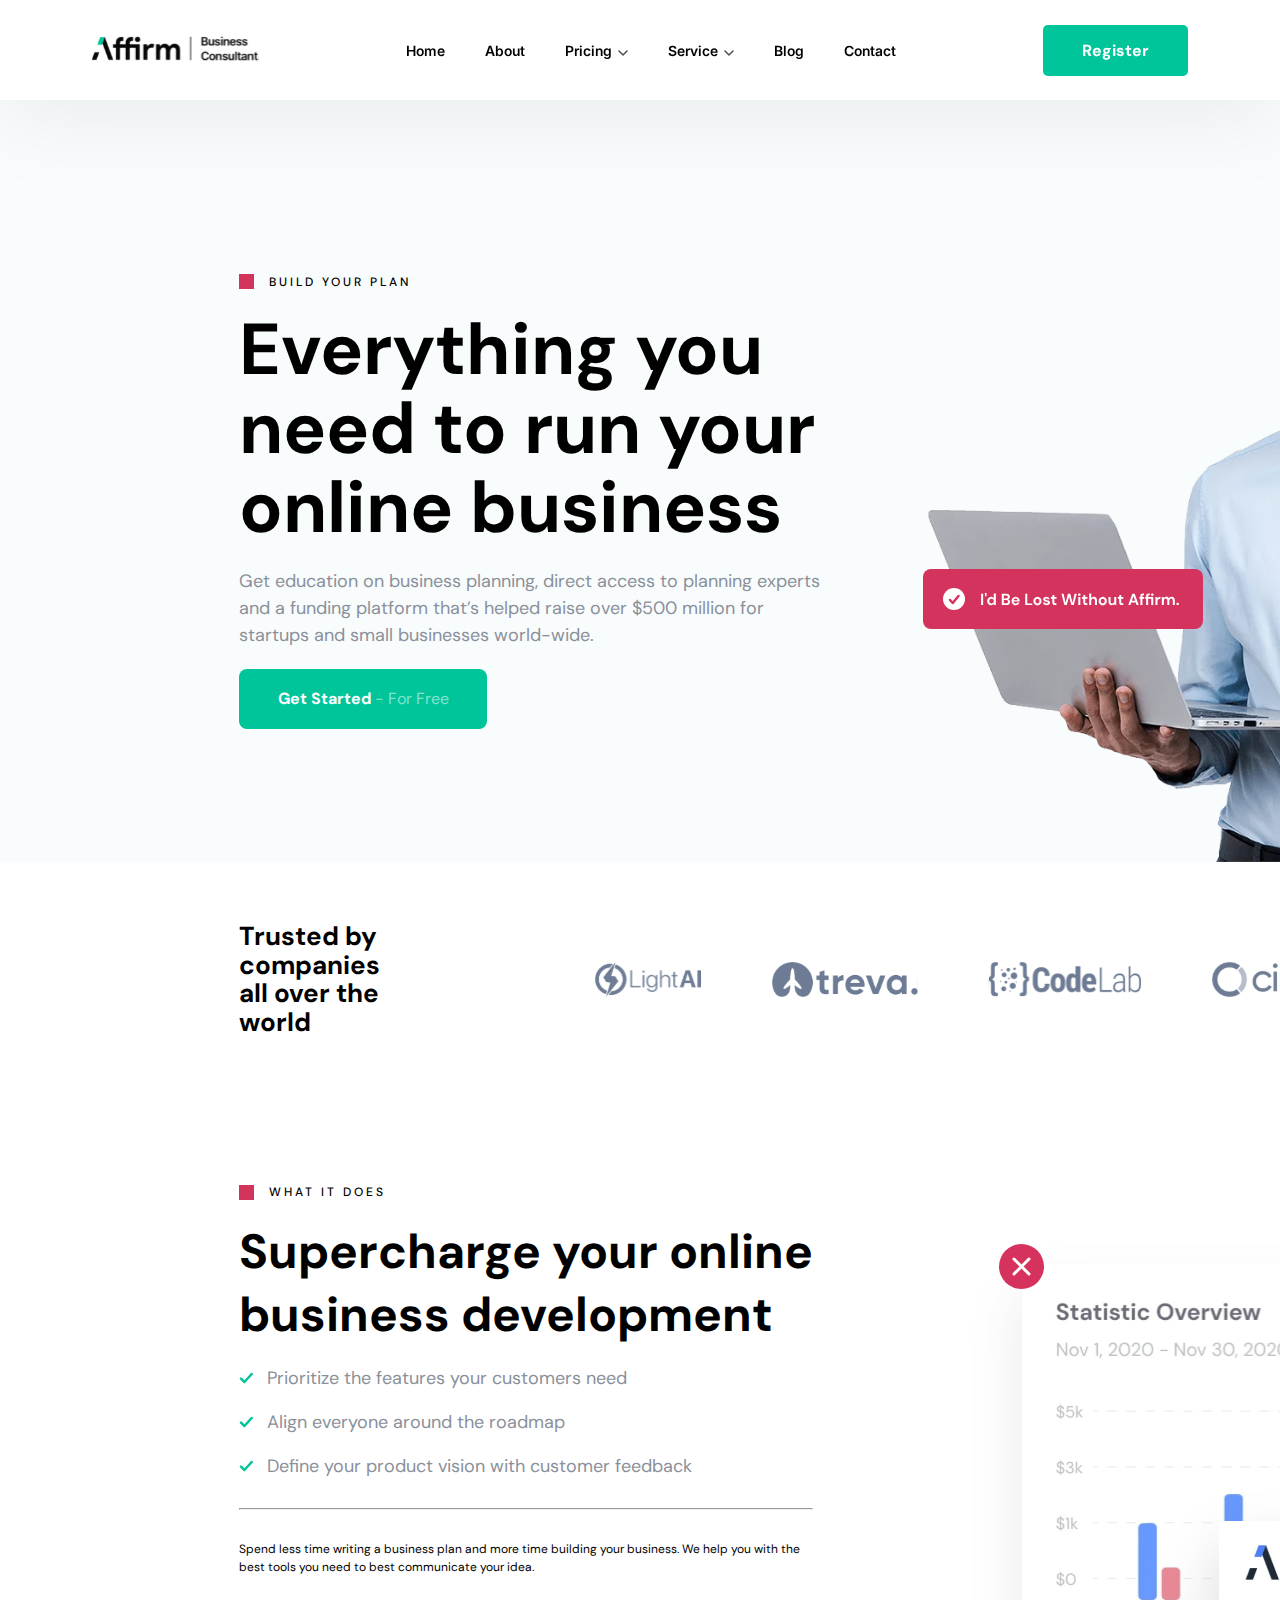
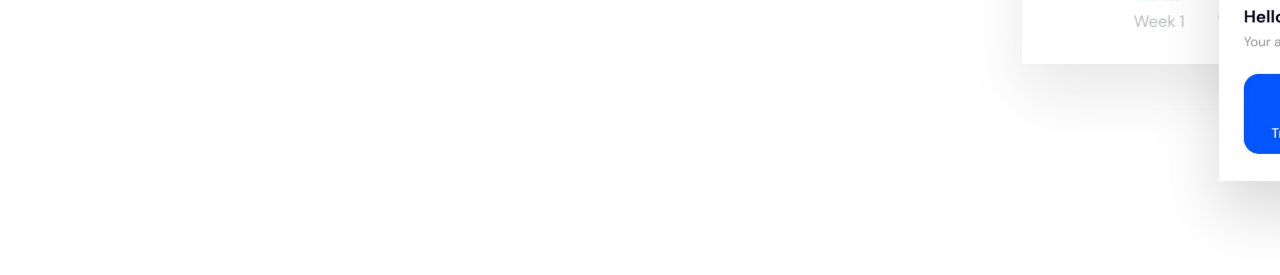
<file: Business Consulting/index.html>
<!DOCTYPE html>
<html lang="en">
<head>
    <link rel="stylesheet" href="css/style.css">
    <meta charset="UTF-8">
    <meta name="viewport" content="width=device-width, initial-scale=1.0">
    <title>Document</title>
</head>
<body>
    <header>
        <a href="index.html"><img src="images/logo.svg" alt="logo" class="header_logo"></a>
        <div class="menu">
            <a href="#">Home</a>
            <a href="#">About</a>
            <a href="#">Pricing<img src="images/arrow.svg" alt="" style="margin-left: 6px;"></a>
            <a href="#">Service<img src="images/arrow.svg" alt="" style="margin-left: 6px;"></a>
            <a href="#">Blog</a>
            <a href="#">Contact</a>
        </div>
        <a href="#"><button class="header_btn">Register</button></a>
    </header>
    <main>
        <div class="block1">
            <div class="block1_txt">
            <div class="block1_plan">
                <div class="block1_plan_sqr"></div>
                <p class="block1_plan_txt">BUILD YOUR PLAN</p>
            </div>
                <h1 class="block1_txt_header">Everything you need to run your online business</h1>
                <p class="block1_txt_desc">Get education on business planning, direct access to planning experts and a funding platform that’s helped raise over $500 million for startups and small businesses world-wide.</p>
                <a href="#"><button class="block1_btn"><span class="block1_btn_part1">Get Started</span><span class="block1_btn_part2"> - For Free</span></button></a>
            </div>
            <img src="images/man.svg" alt="HappyManWithLaptop">
        </div>
        <div class="sponsors">
            <p class="sponsors__text">Trusted by companies all over the world</p>
            <div class="sponsors__gallery">
                <img src="images/LightAI.svg" alt="LightAI">
                <img src="images/Treva.svg" alt="Treva">
                <img src="images/CodeLab.svg" alt="CodeLab">
                <img src="images/Circle.svg" alt="Circle">
                <img src="images/Velocity9.svg" alt="Velocity9">
            </div>
        </div>
        <div class="block2">
            <div class="block2__text">
                <div class="block2__sqr">
                    <div class="block2__sqr_square"></div>
                    <p class="block2__sqr_txt">WHAT IT DOES</p>
                </div>
                <p class="block2__header">Supercharge your online business development</p>
                <div class="block2__desc">
                    <div class="block2__desc_list"><img src="images/checkmark.svg" alt=""><p>Prioritize the features your customers need</p></div>
                    <div class="block2__desc_list"><img src="images/checkmark.svg" alt=""><p>Align everyone around the roadmap</p></div>
                    <div class="block2__desc_list"><img src="images/checkmark.svg" alt=""><p>Define your product vision with customer feedback</p></div>
                    <hr class="block2__line">
                    <p class="block2__footer">Spend less time writing a business plan and more time building your business. We help you with the best tools you need to best communicate your idea.</p>
                </div>
            </div>
            <div class="block2__img"><img src="images/Statistic Overview.svg" alt=""></div>
        </div>
    </main>
</body>
</html>
</file>
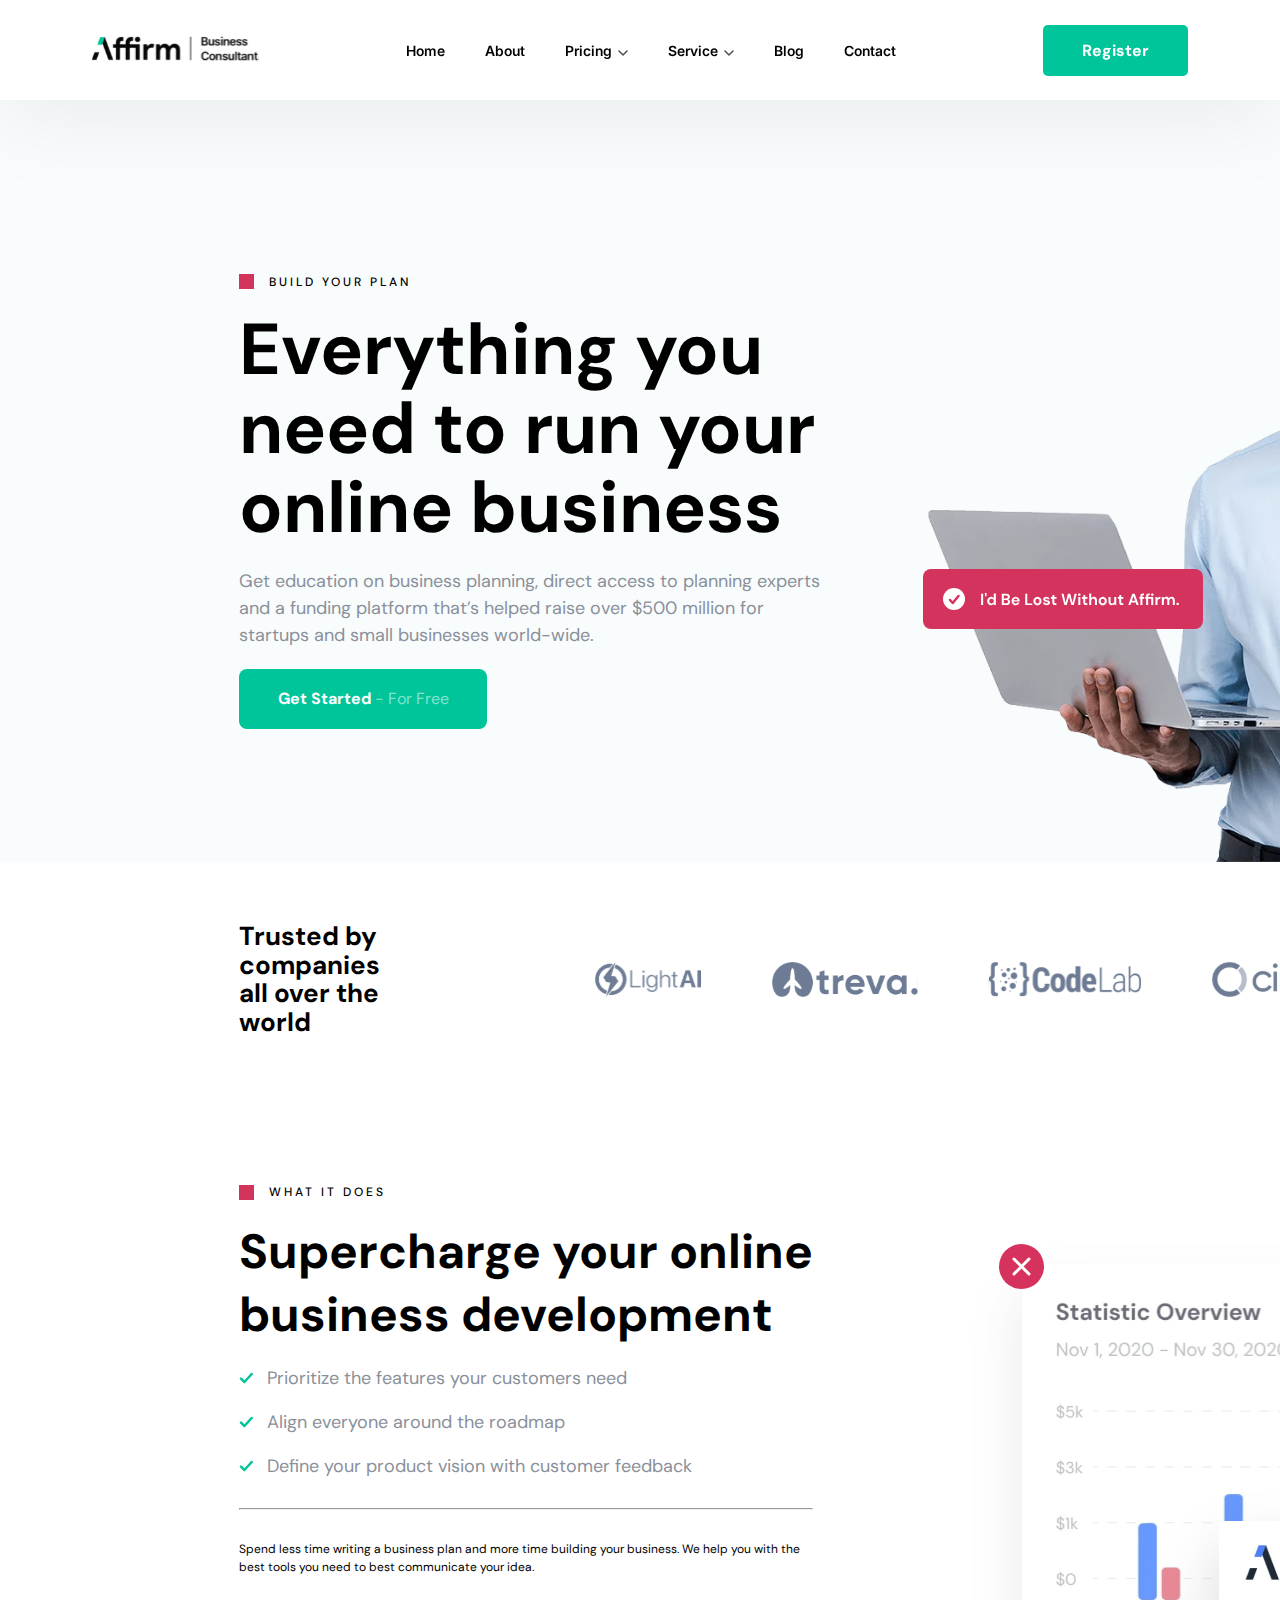
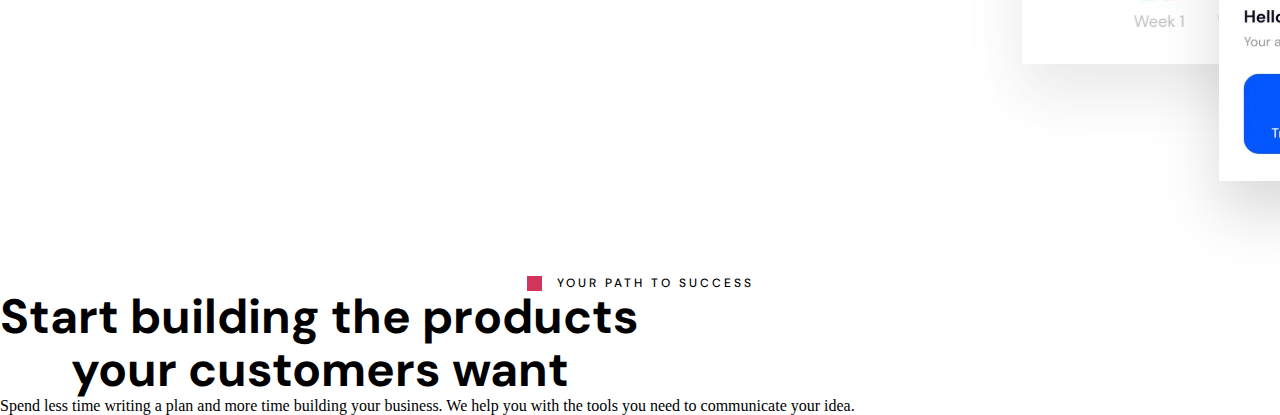
<file: Business_Consulting/index.html>
<!DOCTYPE html>
<html lang="en">
<head>
    <link rel="stylesheet" href="css/style.css">
    <meta charset="UTF-8">
    <meta name="viewport" content="width=device-width, initial-scale=1.0">
    <title>Document</title>
</head>
<body>
    <header>
        <a href="index.html"><img src="images/logo.svg" alt="logo" class="header_logo"></a>
        <div class="menu">
            <a href="#">Home</a>
            <a href="#">About</a>
            <a href="#">Pricing<img src="images/arrow.svg" alt="" style="margin-left: 6px;"></a>
            <a href="#">Service<img src="images/arrow.svg" alt="" style="margin-left: 6px;"></a>
            <a href="#">Blog</a>
            <a href="#">Contact</a>
        </div>
        <a href="#"><button class="header_btn">Register</button></a>
    </header>
    <main>
        <div class="block1">
            <div class="block1_txt">
            <div class="block1_plan">
                <div class="block1_plan_sqr"></div>
                <p class="block1_plan_txt">BUILD YOUR PLAN</p>
            </div>
                <h1 class="block1_txt_header">Everything you need to run your online business</h1>
                <p class="block1_txt_desc">Get education on business planning, direct access to planning experts and a funding platform that’s helped raise over $500 million for startups and small businesses world-wide.</p>
                <a href="#"><button class="block1_btn"><span class="block1_btn_part1">Get Started</span><span class="block1_btn_part2"> - For Free</span></button></a>
            </div>
            <img src="images/man.svg" alt="HappyManWithLaptop">
        </div>
        <div class="sponsors">
            <p class="sponsors__text">Trusted by companies all over the world</p>
            <div class="sponsors__gallery">
                <img src="images/LightAI.svg" alt="LightAI">
                <img src="images/Treva.svg" alt="Treva">
                <img src="images/CodeLab.svg" alt="CodeLab">
                <img src="images/Circle.svg" alt="Circle">
                <img src="images/Velocity9.svg" alt="Velocity9">
            </div>
        </div>
        <div class="block2">
            <div class="block2__text">
                <div class="block2__sqr">
                    <div class="block2__sqr_square"></div>
                    <p class="block2__sqr_txt">WHAT IT DOES</p>
                </div>
                <p class="block2__header">Supercharge your online business development</p>
                <div class="block2__desc">
                    <div class="block2__desc_list"><img src="images/checkmark.svg" alt=""><p>Prioritize the features your customers need</p></div>
                    <div class="block2__desc_list"><img src="images/checkmark.svg" alt=""><p>Align everyone around the roadmap</p></div>
                    <div class="block2__desc_list"><img src="images/checkmark.svg" alt=""><p>Define your product vision with customer feedback</p></div>
                    <hr class="block2__line">
                    <p class="block2__footer">Spend less time writing a business plan and more time building your business. We help you with the best tools you need to best communicate your idea.</p>
                </div>
            </div>
            <div class="block2__img"><img src="images/Statistic Overview.svg" alt=""></div>
        </div>
        <div class="block3">
            <div class="block3__sqr">
                <div class="block3__sqr_square"></div>
                <p class="block3__sqr_txt">YOUR PATH TO SUCCESS</p>
            </div>
            <div class="block3_head">
                <div class="block3_head_hdr">
                    <p>Start building the products your customers want</p>
                </div>
                <div class="block3_head_txt">
                    <p>Spend less time writing a plan and more time building your business. We help you with the tools you need to communicate your idea.</p>
                </div>
            </div>
        </div>
    </main>
</body>
</html>
</file>
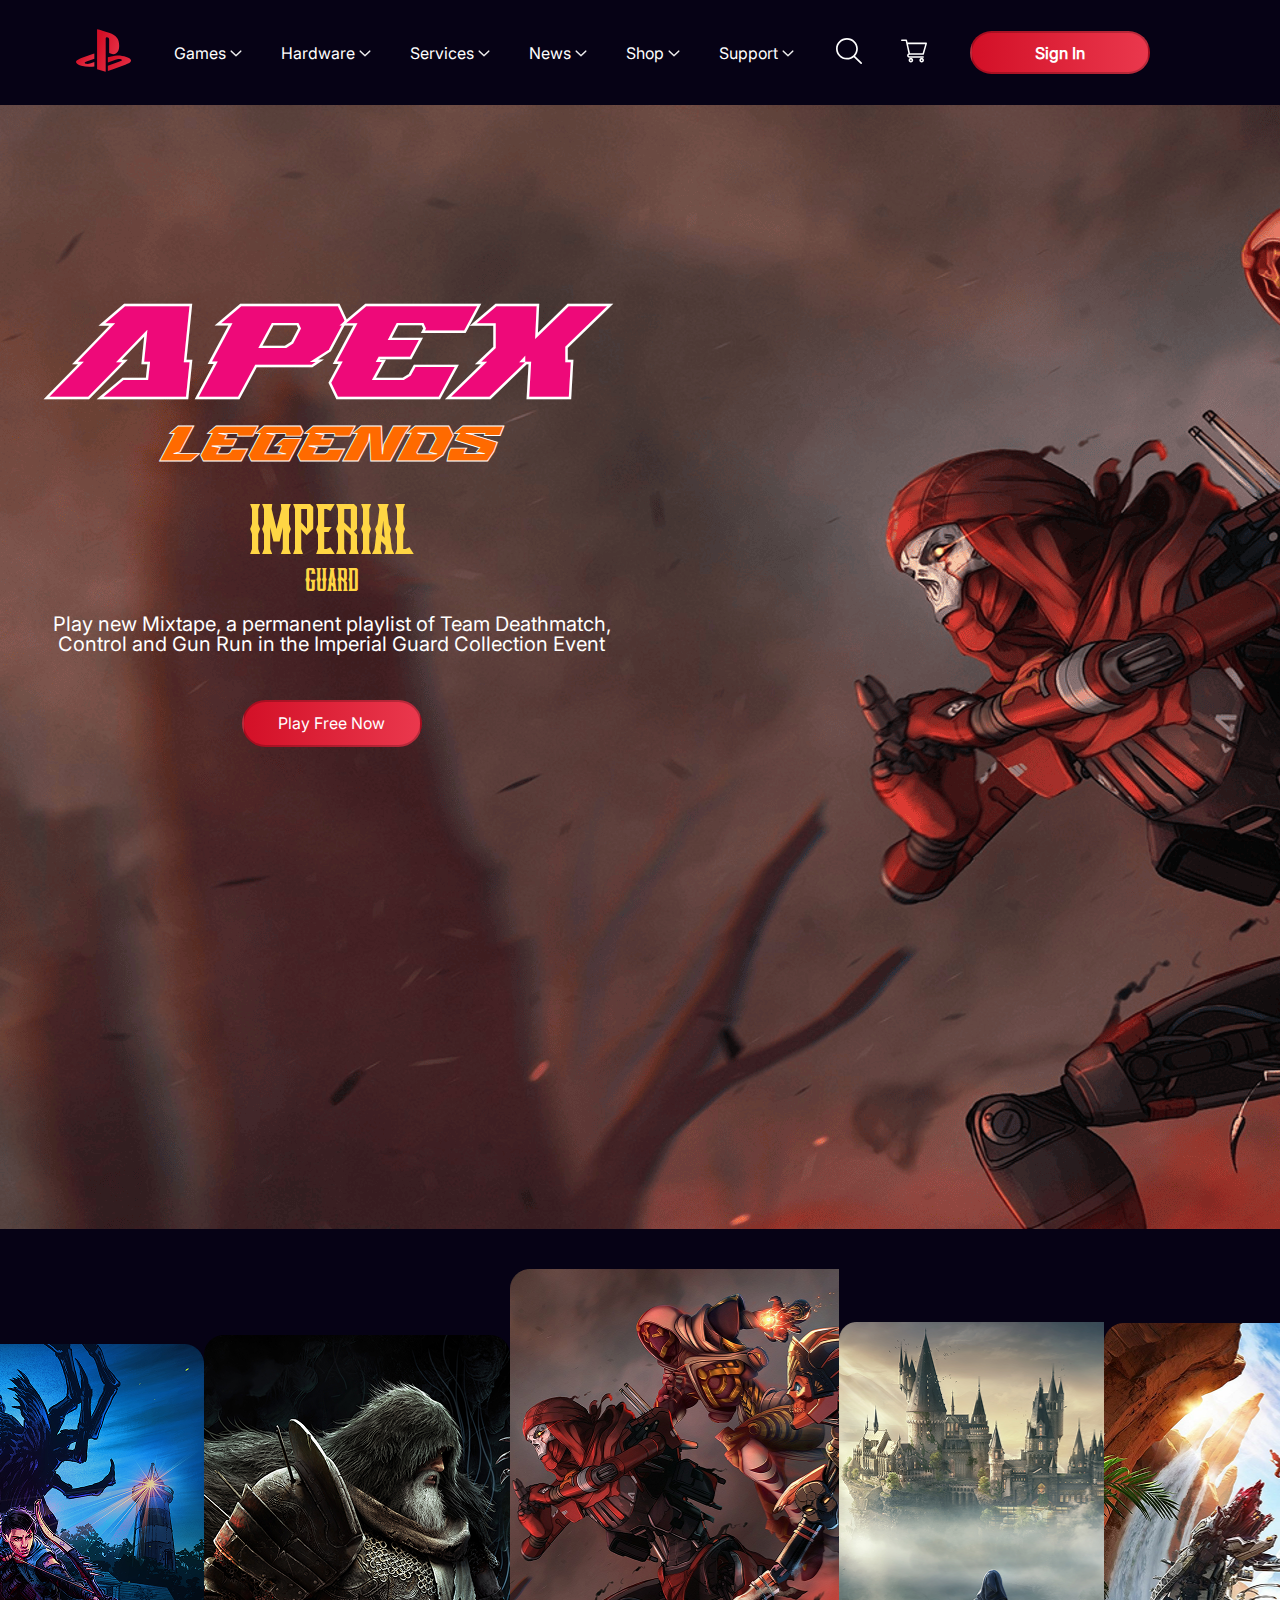
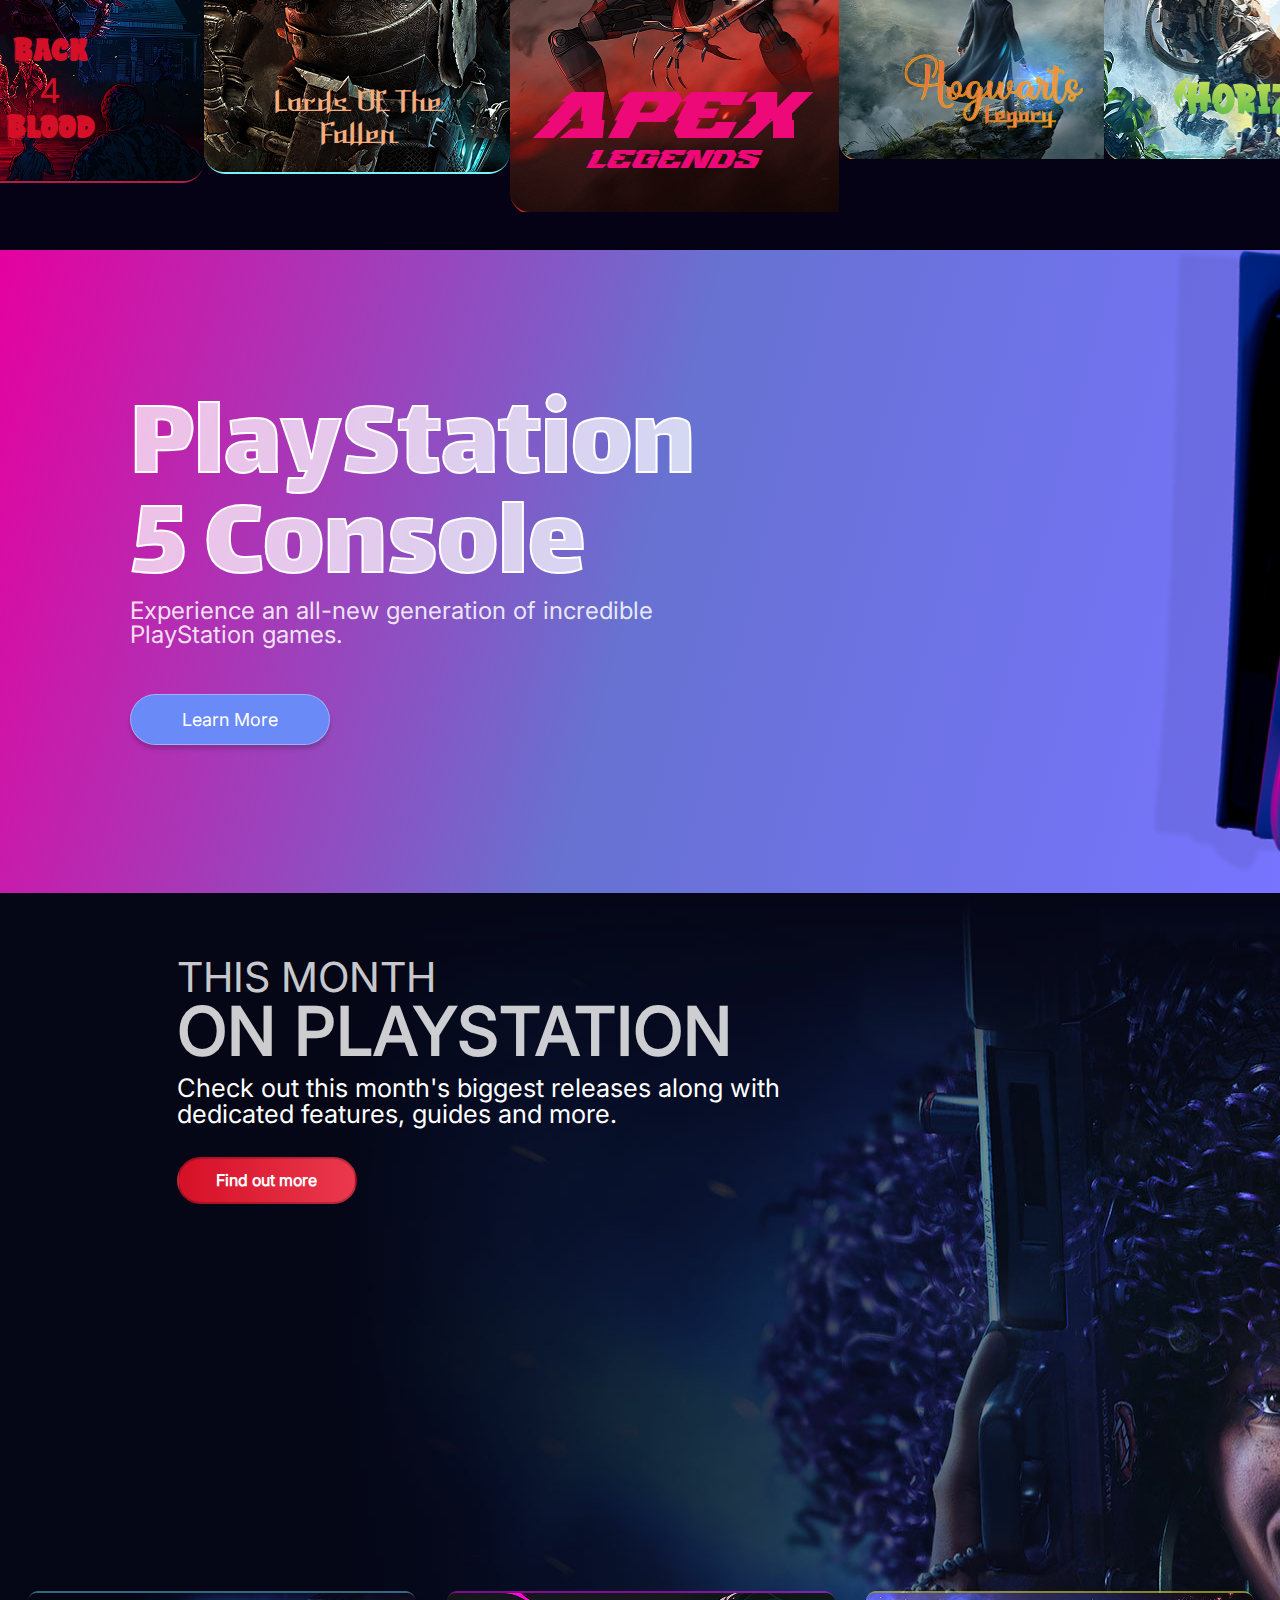
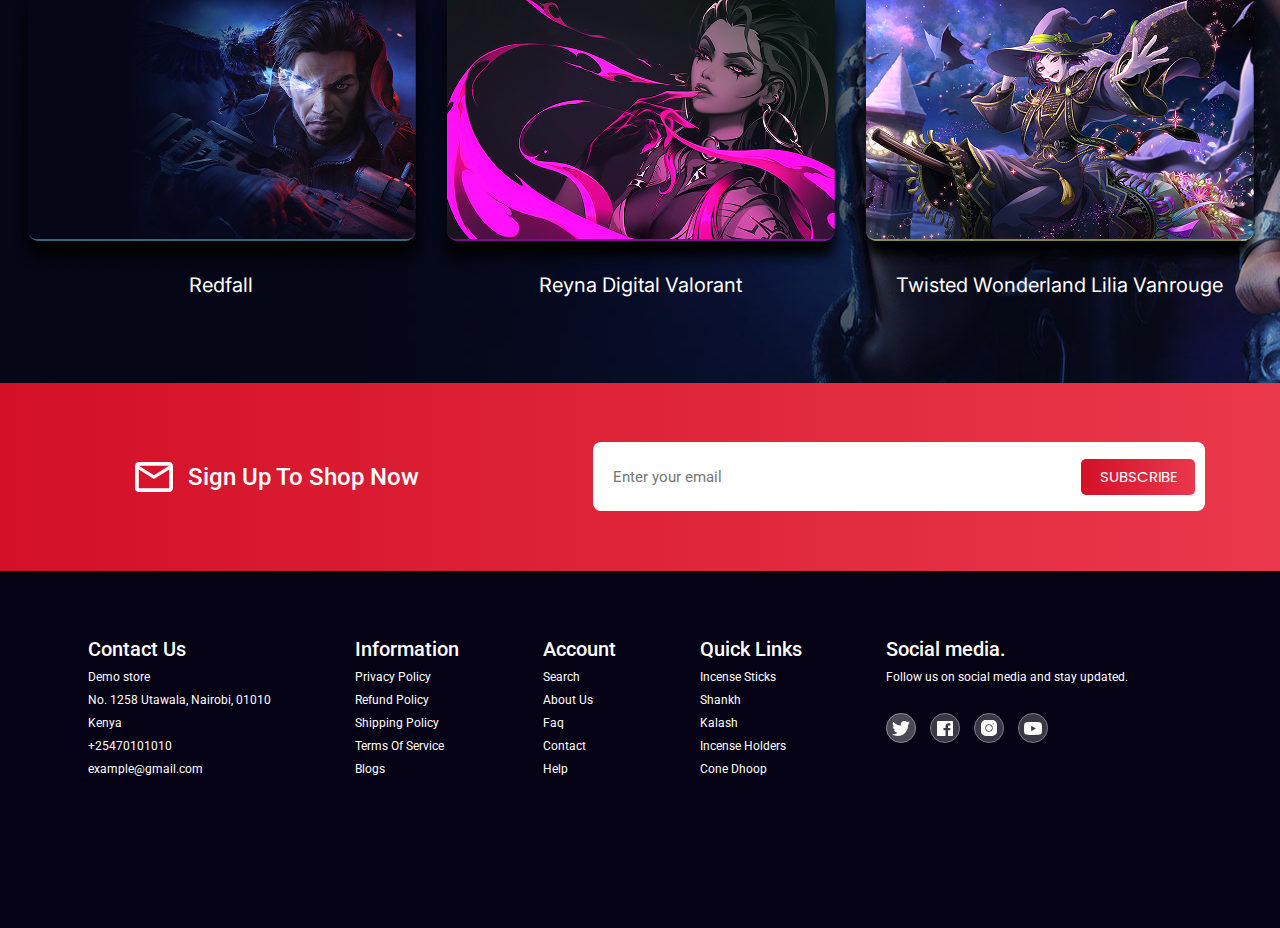
<file: GamingWebsite/index.html>
<!DOCTYPE html>
<html lang="en">
<head>
    <meta charset="UTF-8">
    <meta name="viewport" content="width=device-width, initial-scale=1.0">
    <title>Gaming Website</title>
    <link rel="stylesheet" href="css/style.css">
</head>
<body>
    <header class="header">
        <div>
            <img src="img/playstation_logo.svg" alt="playstation_logo">
        </div>
        <nav>
            <div class="nav__menu">
                <a href="#">
                    <p>Games</p>
                    <img src="img/down.svg" alt="arrow">
                </a>
            </div>
            <div class="nav__menu">
                <a href="#">
                    <p>Hardware</p>
                    <img src="img/down.svg" alt="arrow">
                </a>
            </div>
            <div class="nav__menu">
                <a href="#">
                    <p>Services</p>
                    <img src="img/down.svg" alt="arrow">
                </a>
            </div>
            <div class="nav__menu">
                <a href="#">
                    <p>News</p>
                    <img src="img/down.svg" alt="arrow">
                </a>
            </div>
            <div class="nav__menu">
                <a href="#">
                    <p>Shop</p>
                    <img src="img/down.svg" alt="arrow">
                </a>
            </div>
            <div class="nav__menu">
                <a href="#">
                    <p>Support</p>
                    <img src="img/down.svg" alt="arrow">
                </a>
            </div>
        </nav>
        <div class="nav__buttons">
            <a href="#"><img src="img/search_icon.svg" alt="search_icon"></a>
            <a href="#"><img src="img/buy_icon.svg" alt="buy_icon"></a>
        </div>
        <a href="#"><button class="nav__sign-in">Sign In</button></a>
    </header>
    <div class="block1">
        <div class="block1__background">
            <div class="block1__text1">
                <p class="block1__label1">APEX</p>
                <p class="block1__label2">Legends</p>
            </div>
            <div class="block1__text2">
                <p class="block1__label3">IMPERIAL</p>
                <p class="block1__label4">GUARD</p>
            </div>
            <p class="block1__description">Play new Mixtape, a permanent playlist of Team Deathmatch, Control and Gun Run in the Imperial Guard Collection Event</p>
            <button class="block1__button">Play Free Now</button>
        </div>
    </div>
    <div class="block2">
        <div class="block2__card">
            <img src="img/BackForBlood.png" alt="">
            <p class="BlackForBloood"> Back <span class="pravka">4</span> Blood</p>
        </div>
        <div class="block2__card">
            <img src="img/LordsOfTheFallen.png" alt="">
            <p class="LordsOfTheFallen">Lords Of The Fallen</p>
        </div>
        <div class="block2__card" id="block2__apex">
            <p class="APEXLegends">APEX <span class="pravka1">Legends</span></p>
        </div>
        <div class="block2__card" id="block2__hogwarts">
            <img src="img/Hogwarts.svg" alt="" id="hogwarts__label">
        </div>
        <div class="block2__card" id="block2__horizon">
            <img src="img/Horizon.svg" alt="" id="horizon__label">
        </div>
    </div>
    <div class="block3">
        <div class="block3__left">
            <p class="left__label">PlayStation 5 Console</p>
            <p class="left__description">Experience an all-new generation of incredible PlayStation games.</p>
            <a href="#"><button class="left__button">Learn More</button></a>
        </div>
        <div class="block3__right">
            <img src="img/playstation.svg" alt="" class="playstation">
        </div>
    </div>
    <div class="block4">
        <div class="block4__text">
            <p class="block4__label">THIS MONTH<br><span class="block4__label_big">ON PLAYSTATION</span></p>
            <p class="block4__description">Check out this month's biggest releases along with dedicated features, guides and more.</p>
            <a href=""><button class="block4__button">Find out more</button></a>
        </div>
        <div class="block4__gallery">
            <div class="block4__card">
                <a href=""><img src="img/card1.png" alt=""></a>
                <p>Redfall</p>
            </div>
            <div class="block4__card">
                <a href=""><img src="img/card2.png" alt=""></a>
                <p>Reyna Digital Valorant</p>
            </div>
            <div class="block4__card">
                <a href=""><img src="img/card3.png" alt=""></a>
                <p>Twisted Wonderland Lilia Vanrouge</p>
            </div>
        </div>
    </div>
    <div class="newsletter">
        <div class="newsletter__text">
            <img src="img/letter.svg" alt="" style="width: 38px;">
            <p>Sign Up To Shop Now</p>
        </div>
        <div class="newsletter__field">
            <input type="text" placeholder="Enter your email">
            <button>SUBSCRIBE</button>
        </div>
    </div>
    <footer class="footer">
        <div class="footer__list">
            <h6>Contact Us</h6>
            <p>Demo store</p>
            <p>No. 1258 Utawala, Nairobi, 01010</p>
            <p>Kenya</p>
            <p>+25470101010</p>
            <p>example@gmail.com</p>
        </div>
        <div class="footer__list">
            <h6>Information</h6>
            <a href=""><p>Privacy Policy</p></a>
            <a href=""><p>Refund Policy</p></a>
            <a href=""><p>Shipping Policy</p></a>
            <a href=""><p>Terms Of Service</p></a>
            <a href=""><p>Blogs</p></a>
        </div>
        <div class="footer__list">
            <h6>Account</h6>
            <a href=""><p>Search</p></a>
            <a href=""><p>About Us</p></a>
            <a href=""><p>Faq</p></a>
            <a href=""><p>Contact</p></a>
            <a href=""><p>Help</p></a>
        </div>
        <div class="footer__list">
            <h6>Quick Links</h6>
            <a href=""><p>Incense Sticks</p></a>
            <a href=""><p>Shankh</p></a>
            <a href=""><p>Kalash</p></a>
            <a href=""><p>Incense Holders</p></a>
            <a href=""><p>Cone Dhoop</p></a>
        </div>
        <div class="footer__socials">
            <h6>Social media.</h6>
            <p>Follow us on social media and stay updated.</p>
            <div class="socials">
                <a href=""><img src="img/twitter.svg" alt=""></a>
                <a href=""><img src="img/facebook.svg" alt=""></a>
                <a href=""><img src="img/instagram.svg" alt=""></a>
                <a href=""><img src="img/youtube.svg" alt=""></a>
            </div>
        </div>
    </footer>
</body>
</html>
</file>
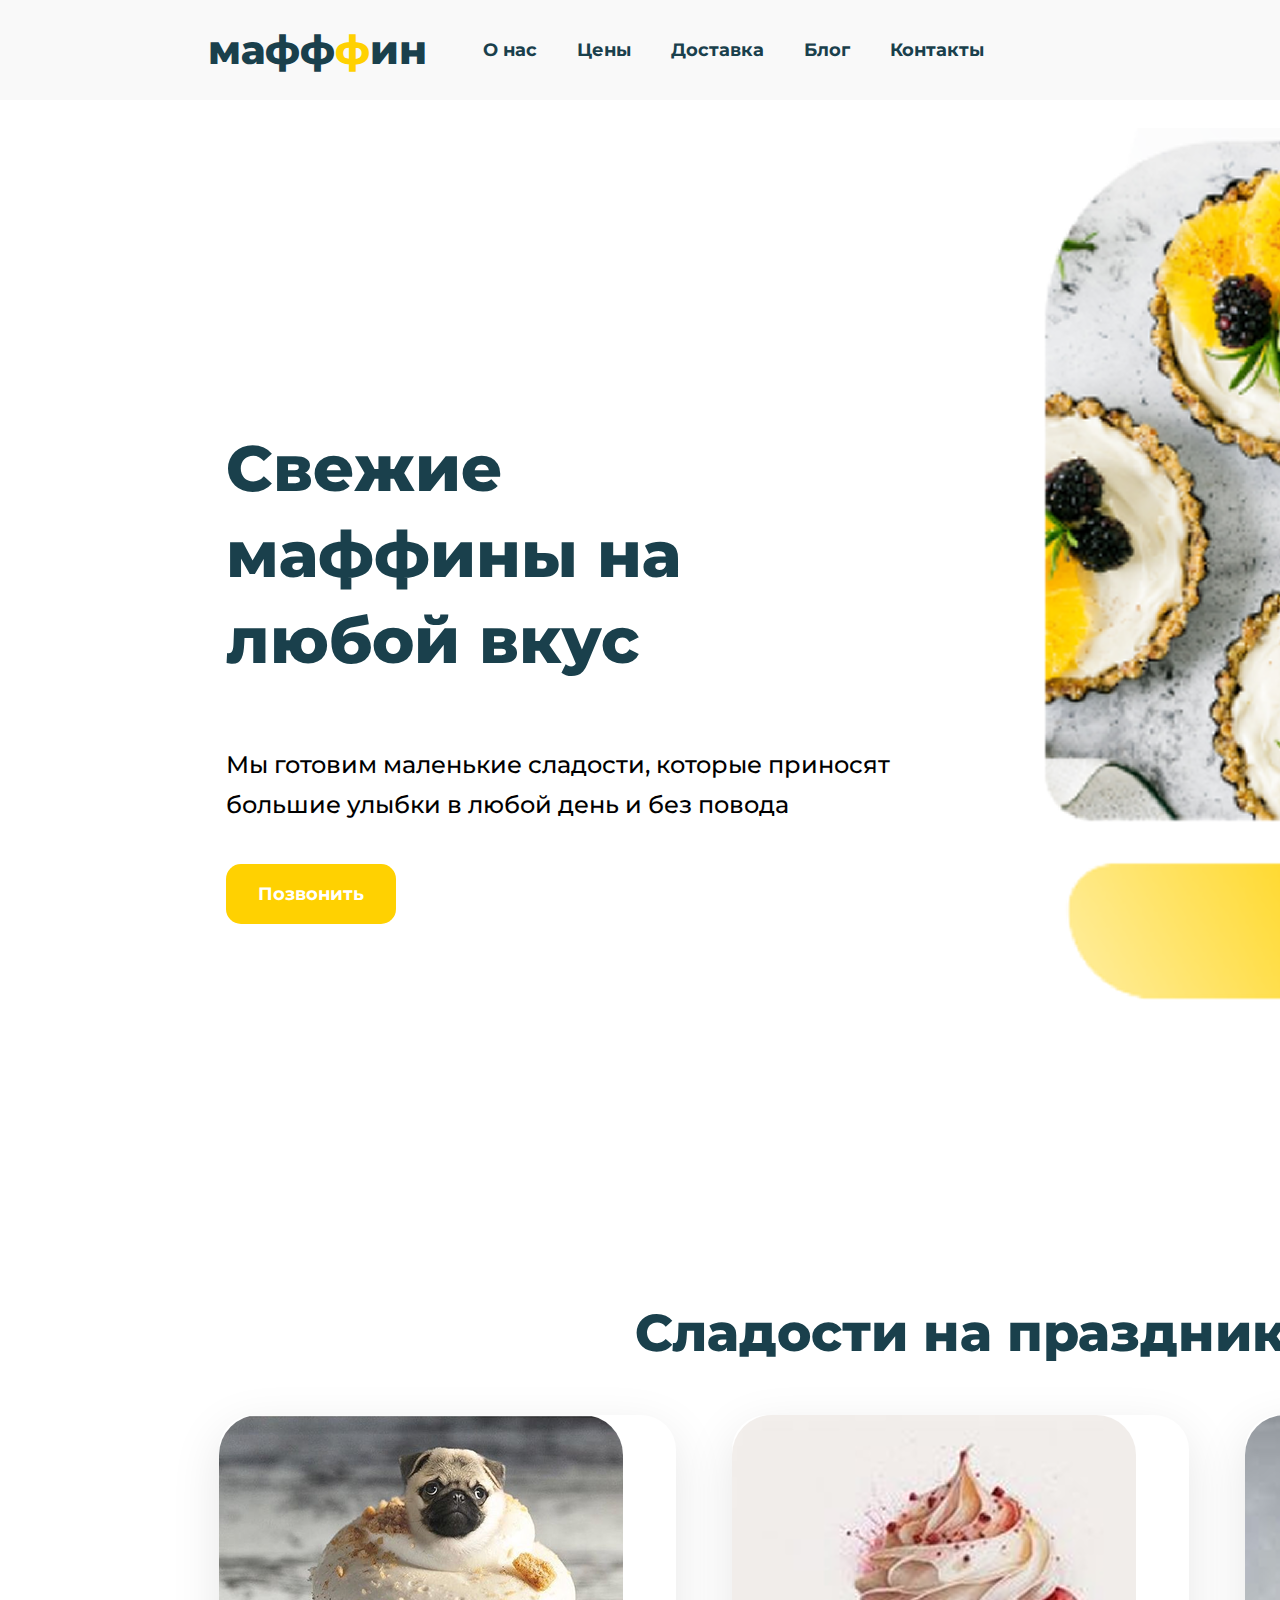
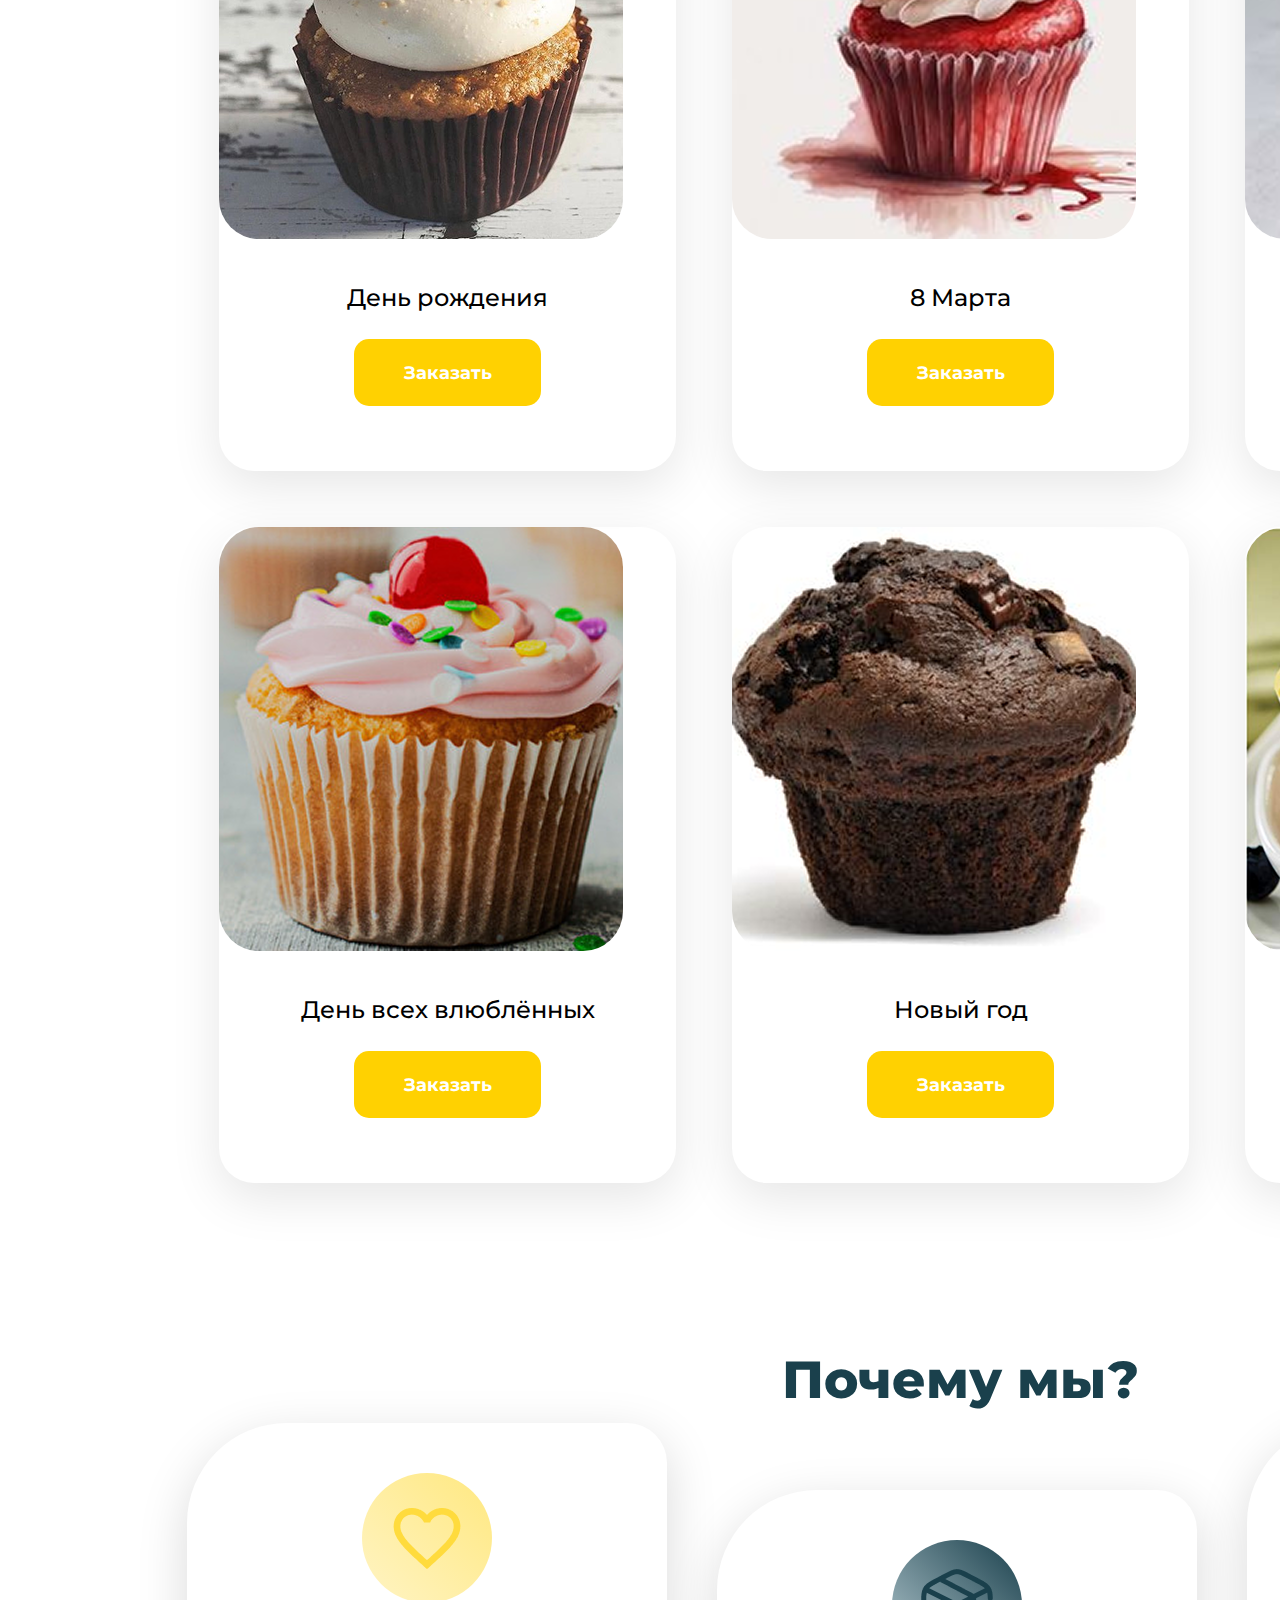
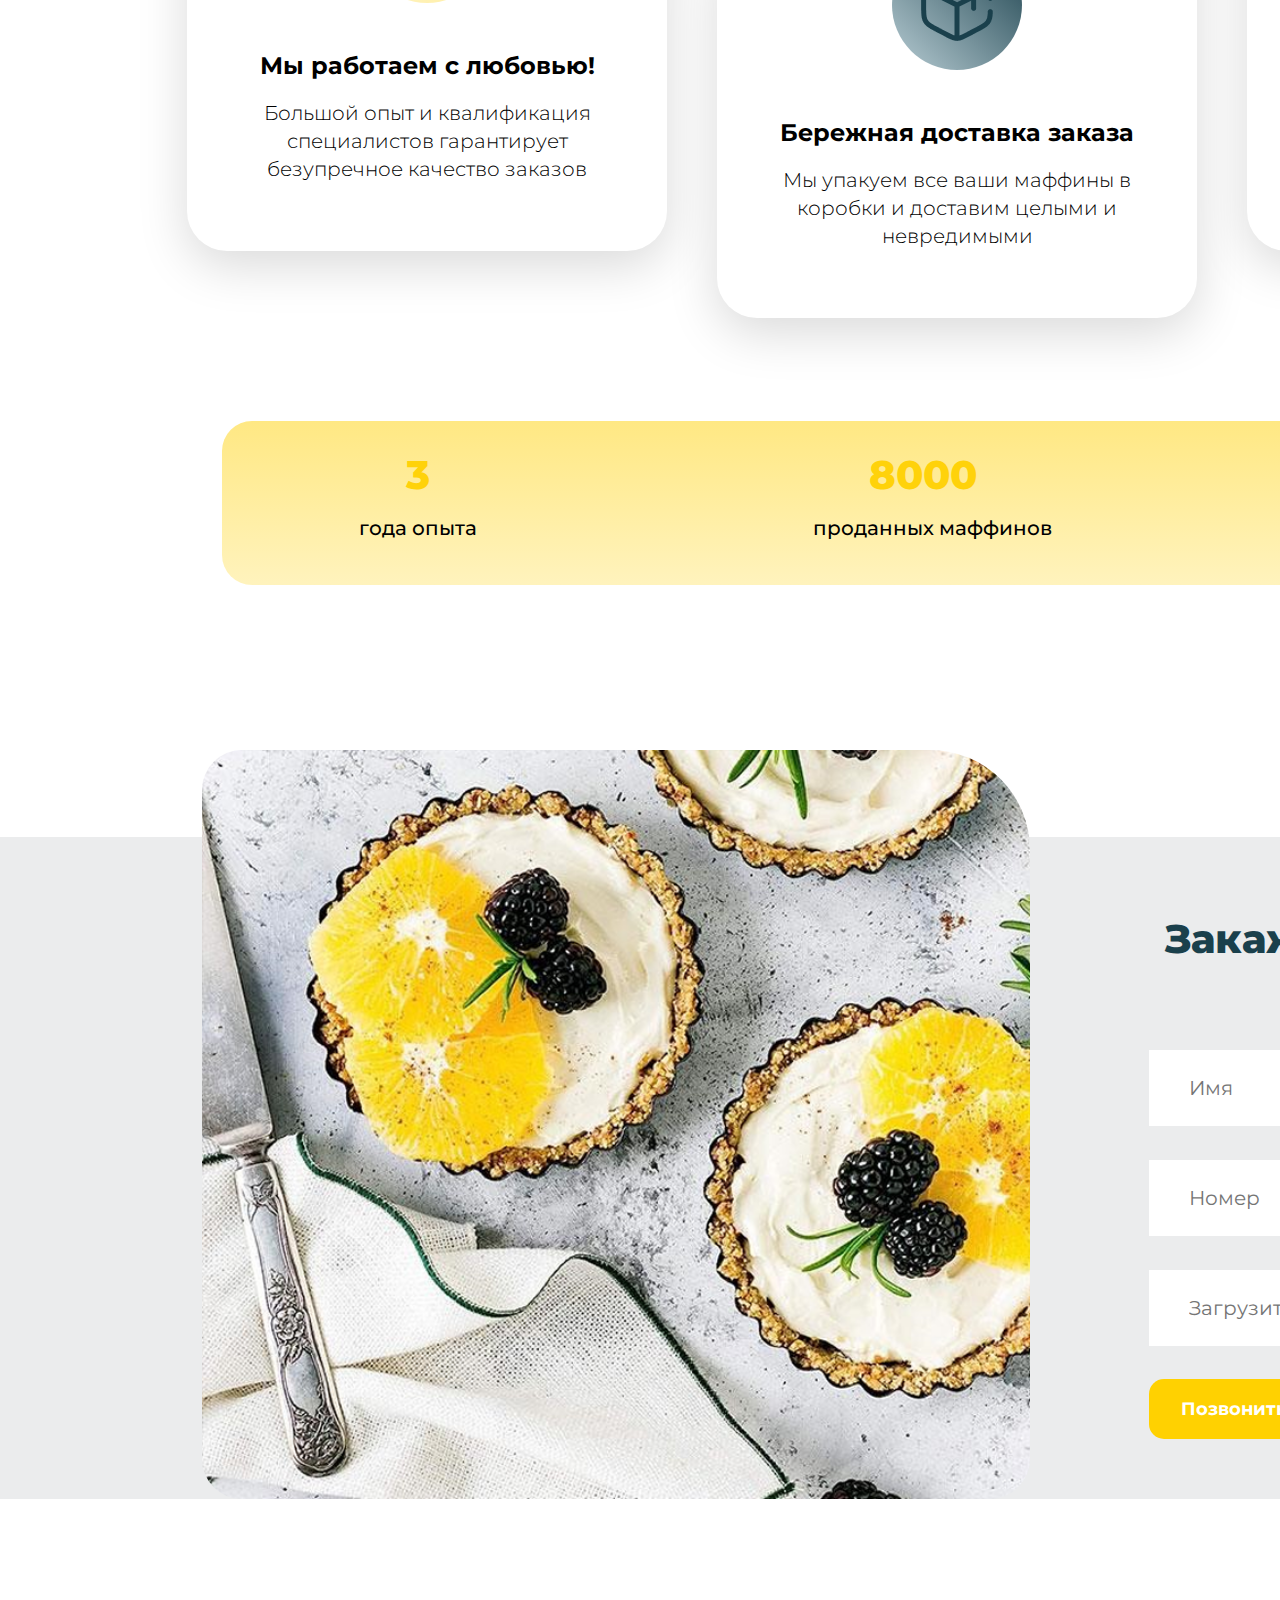
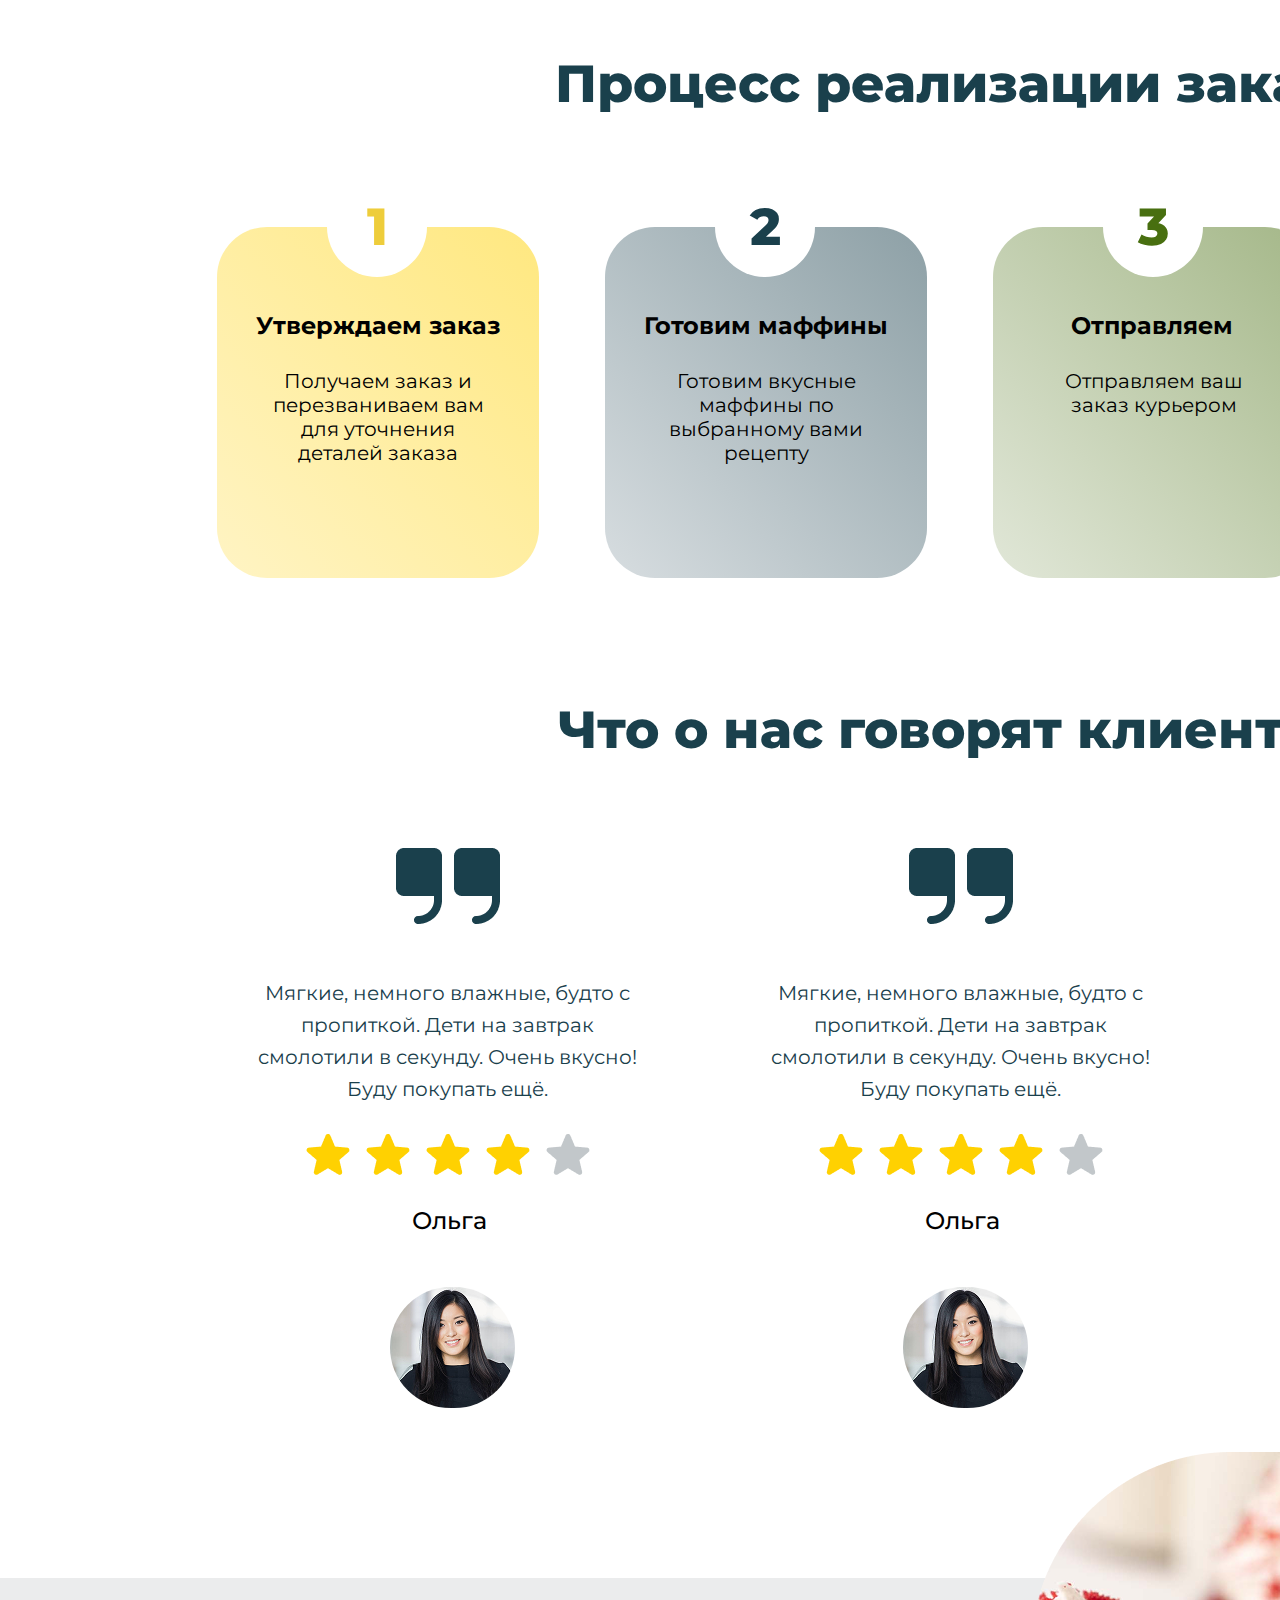
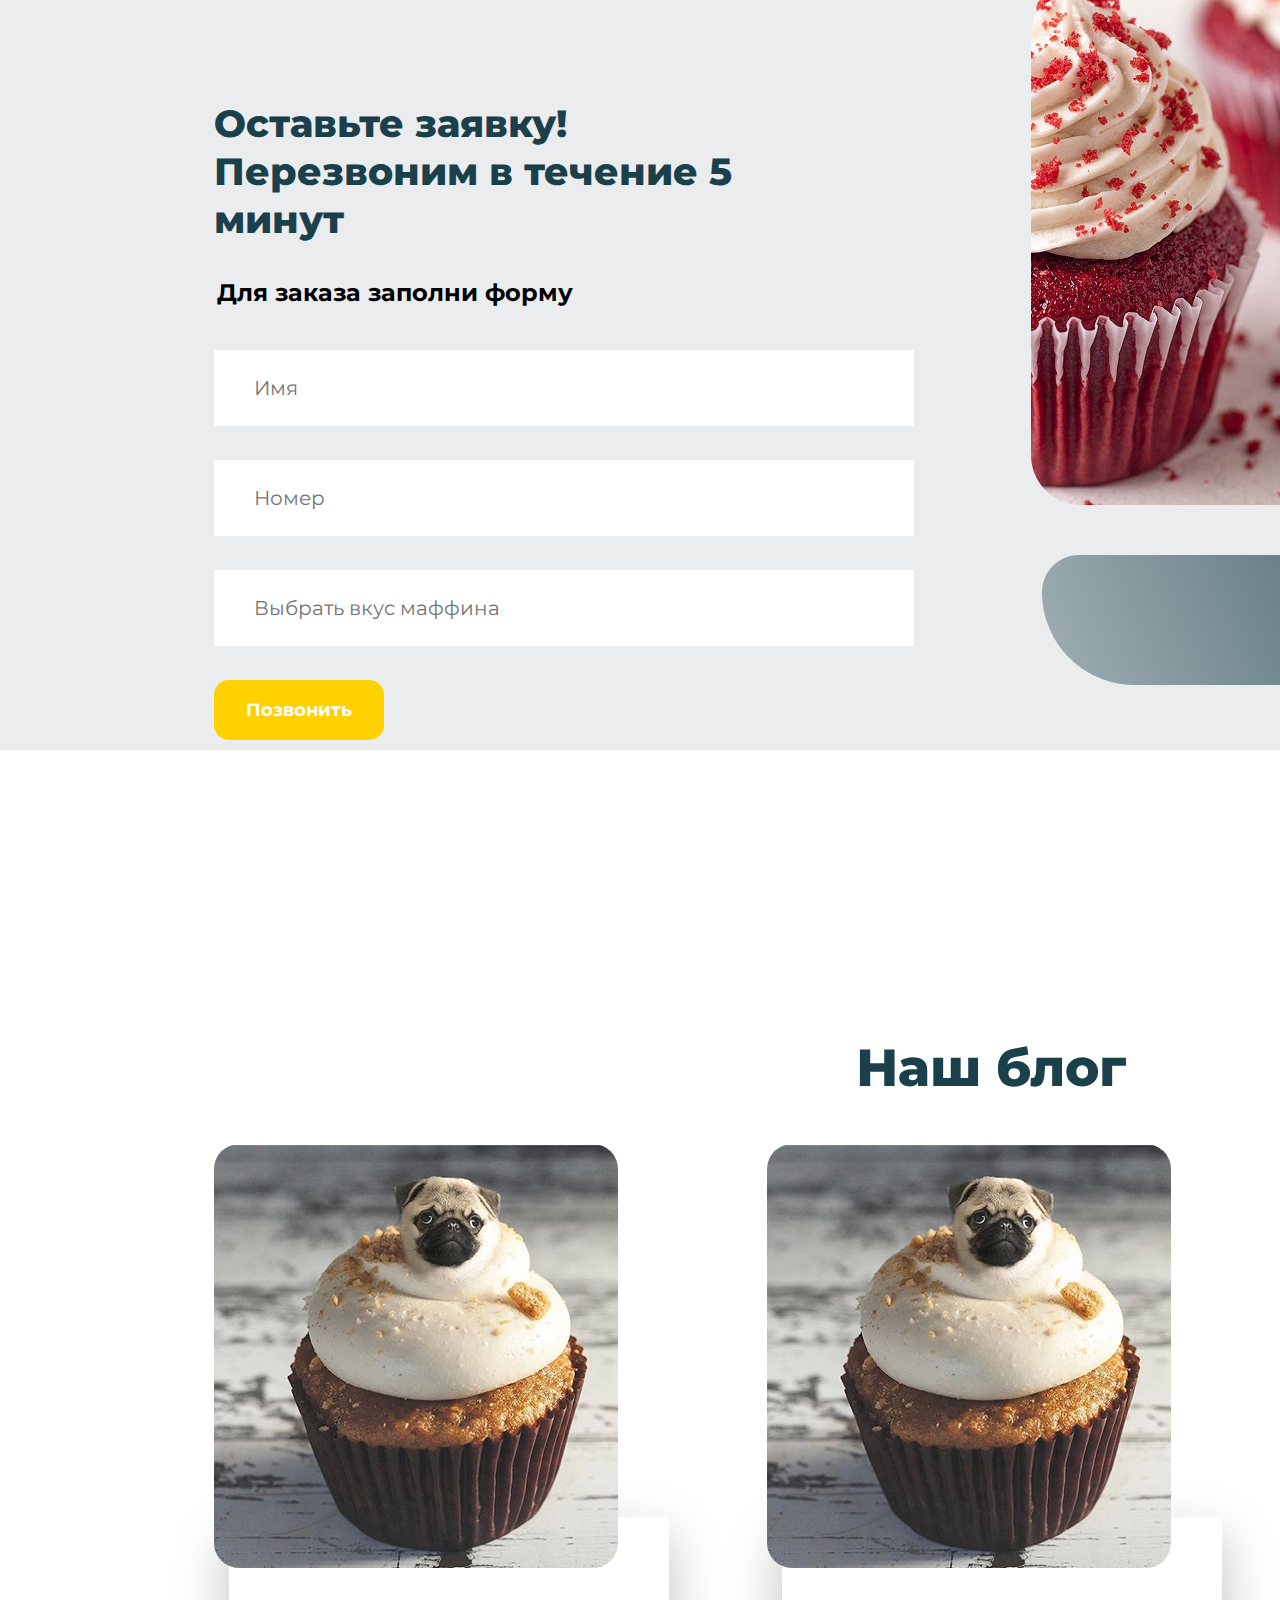
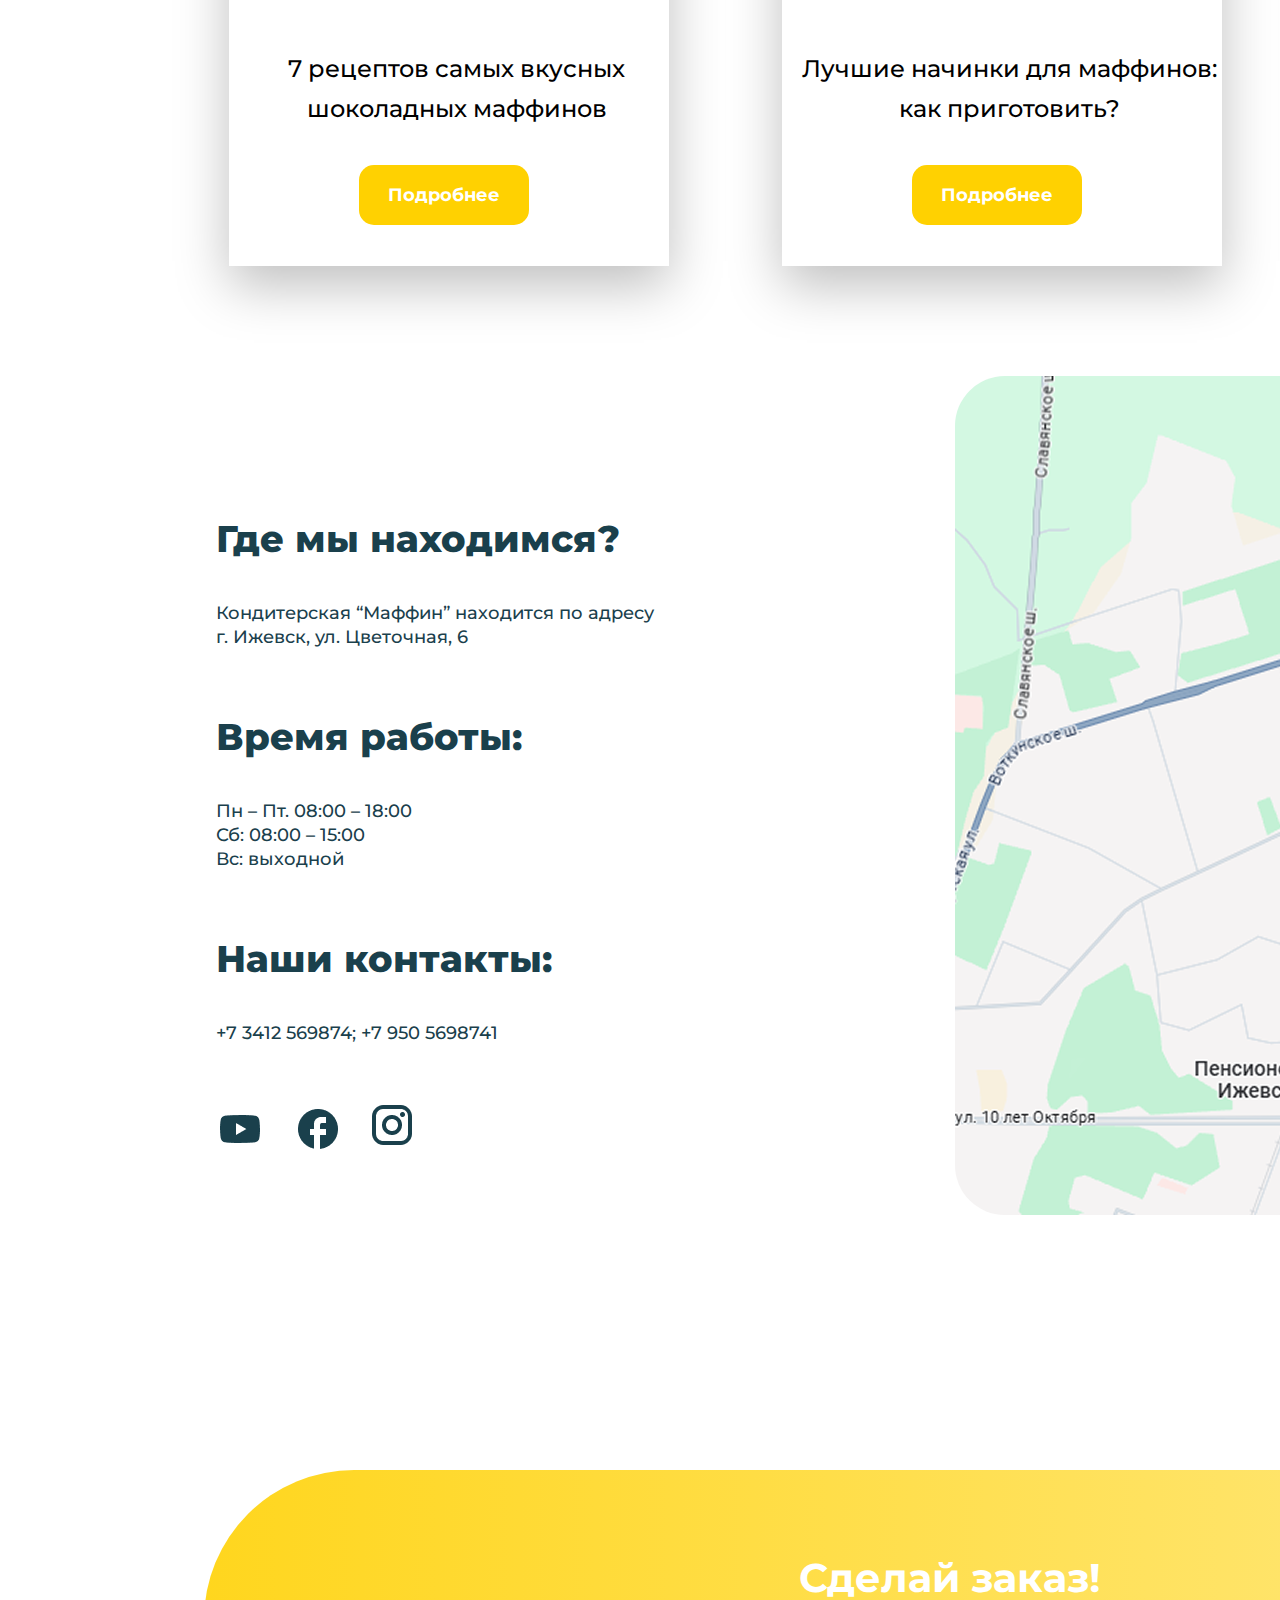
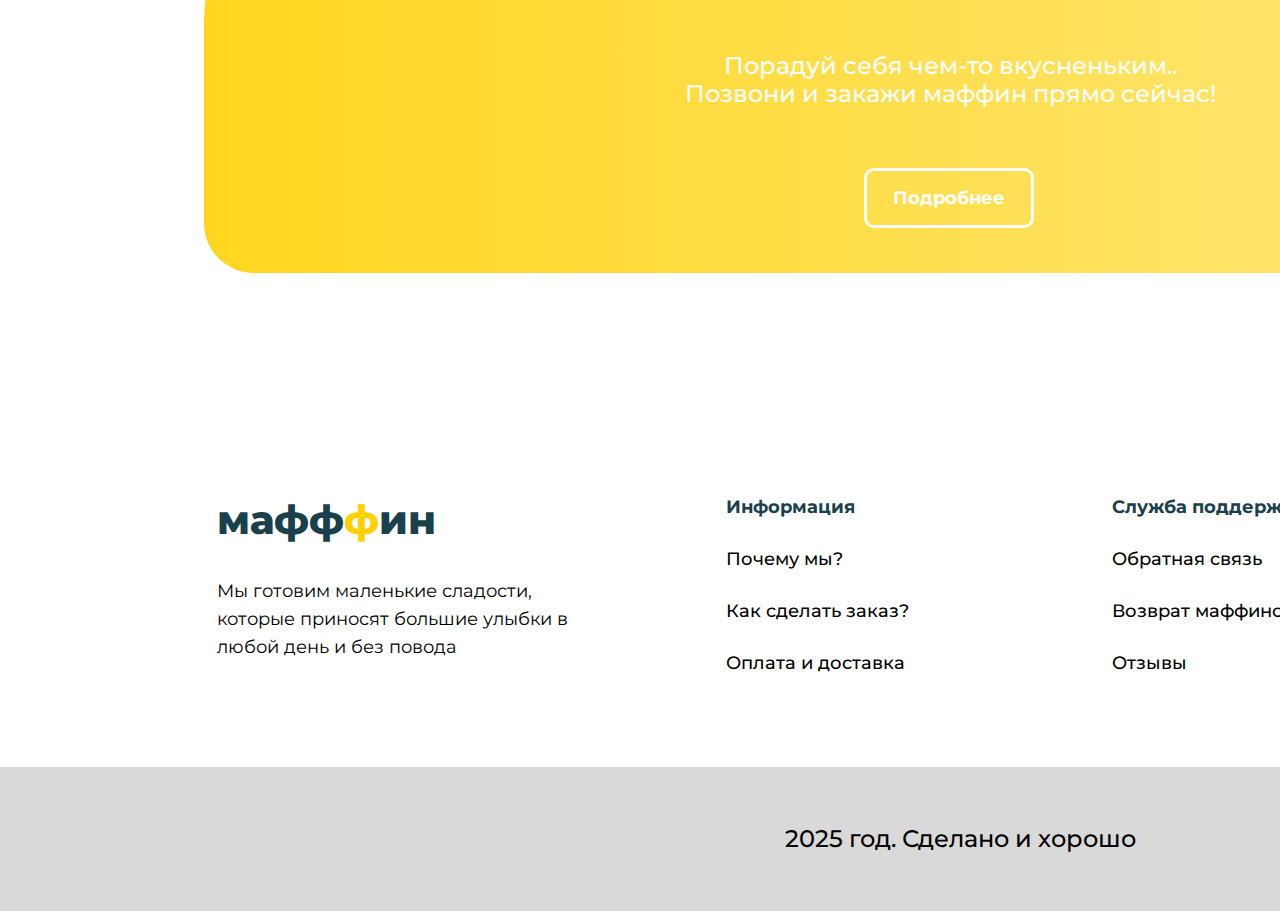
<file: Muffins/index.html>
<!DOCTYPE html>
<html lang="en">
<head>
    <meta charset="UTF-8">
    <meta name="viewport" content="width=device-width, initial-scale=1.0">
    <title>Document</title>
    <link rel="stylesheet" href="css/css.css">
</head>
<body>
    <div class="container">
        <header class="header">
            <div class="header_left">
                <p class="header_logo">мафф<span class="header_span">ф</span>ин</p>
                <div class="header_menu">
                    <p>О нас</p>
                    <p>Цены</p>
                    <p>Доставка</p>
                    <p>Блог</p>
                    <p>Контакты</p>
                </div>
            </div>

            <div class="header_right">
                <a href=""><button class="header_button" ><p>Позвонить</p></button></a>
            </div>

        </header>

        <main class="main">
            <div class="page_1">
                <div class="page_1_left">
                    <p class="page_1_label">Свежие маффины на любой вкус</p>
                    <p class="page_1_label_info">Мы готовим маленькие сладости, которые приносят большие улыбки в любой день и без повода</p>
                    <a href=""><button class="header_button" id="button_1"><p>Позвонить</p></button></a>
                </div>

                <div class="page_1_right">
                    <img src="img/Art_1.png" alt="" id="page_1_Art_1">
                </div>
            </div>

            <div class="page_2">
                <p class="page_2_label">Сладости на праздник</p>

                <div class="page_2_info">
                    <div class="page_2_info_1">
                        <div class="page_2_info_standart">
                            <img src="img/Art_2.png" alt="" class="Art_standart">
                            <div class="page_2_block">
                                <p class="page_2_text_standart">День рождения</p>
                                <a href=""><button class="button_standart button_standart_add">Заказать</button></a>
                            </div>
                        </div>
                        <div class="page_2_info_standart">
                            <img src="img/Art_3.png" alt="" class="Art_standart">
                            <div class="page_2_block">
                                <p class="page_2_text_standart">8 Марта</p>
                                <a href=""><button class="button_standart button_standart_add">Заказать</button></a>
                            </div>
                        </div>
                        <div class="page_2_info_standart">
                            <img src="img/Art_4.png" alt="" class="Art_standart">
                            <div class="page_2_block">
                                <p class="page_2_text_standart">Свадьба</p>
                                <a href=""><button class="button_standart button_standart_add">Заказать</button></a>
                            </div>
                        </div>
                    </div>
 
                    <div class="page_2_info_1" id="vremenno">
                        <div class="page_2_info_standart">
                            <img src="img/Art_5.png" alt="" class="Art_standart">
                            <div class="page_2_block">
                                <p class="page_2_text_standart">День всех влюблённых</p>
                                <a href=""><button class="button_standart button_standart_add">Заказать</button></a>
                            </div>
                        </div>
                        <div class="page_2_info_standart">
                            <img src="img/Art_6.png" alt="" class="Art_standart">
                            <div class="page_2_block">
                                <p class="page_2_text_standart">Новый год</p>
                                <a href=""><button class="button_standart button_standart_add">Заказать</button></a>
                            </div>
                        </div>
                        <div class="page_2_info_standart">
                            <img src="img/Art_7.png" alt="" class="Art_standart">
                            <div class="page_2_block">
                                <p class="page_2_text_standart">Корпоратив</p>
                                <a href=""><button class="button_standart button_standart_add">Заказать</button></a>
                            </div>
                        </div>
                    </div>
                </div>
            </div>

            <div class="page_3">
                <p class="how_are_you">Почему мы?</p>
                <div class="union_block">
                    <div class="union_block_standart">
                        <div class="ellipse">
                            <img src="img/Art_8.png" alt="" class="page_3_standart">
                            
                        </div>
                        <div class="page_3_1" >
                            <p class="page_3_text_standart_1">Мы работаем с любовью!</p>
                            <p class="page_3_text_standart_2">Большой опыт и квалификация специалистов гарантирует безупречное качество заказов</p>
                        </div>  
                    </div>

                    <div class="union_block_standart" id="page_3_1">
                        <div class="ellipse_1">
                            <img src="img/Art_9.png" alt="" class="page_3_standart">
                            
                        </div>
                        <div class="page_3_1">
                            <p class="page_3_text_standart_1">Бережная доставка заказа</p>
                            <p class="page_3_text_standart_2">Мы упакуем все ваши маффины в коробки и доставим целыми и невредимыми</p>
                        </div>  
                    </div>

                    <div class="union_block_standart">
                        <div class="ellipse_2">
                            <img src="img/Art_10.png" alt="" class="page_3_standart">
                            
                        </div>
                        <div class="page_3_1">
                            <p class="page_3_text_standart_1">Натуральные продукты</p>
                            <p class="page_3_text_standart_2">Отсутствие в маффинах консервантов и красителей гаратируют безопасность для здоровья</p>
                        </div>  
                    </div>
                </div>

                <div class="info">
                    <div class="info_text_1">
                        <p class="p1">3</p>
                        <p class="p2">8000</p>
                        <p class="p3">1000</p>
                    </div>
                    <div class="info_text_2">
                        <p class="p11">года опыта</p>
                        <p class="p22">проданных маффинов</p>
                        <p class="p33">довольных покупателей</p>
                    </div>
                </div>
            </div>

            <div class="page_4">
                <img src="img/Art_11.png" alt="" class="Art_11">
                <div class="page_4_1">
                    <p class="page_4_text">Закажи маффин по фото </p>
                    <input type="text" placeholder="Имя" class="input_1">
                    <input type="text" placeholder="Номер" class="input_2">
                    <input type="text" placeholder="Загрузить фотографию" class="input_2">
                    <a href=""><button class="header_button" id="button_2" ><p>Позвонить</p></button></a>
                </div>
            </div>

            <div class="page_5">
                <div class="page_5_block_1">
                    <p class="Realization">Процесс реализации заказа</p>
                    <div class="page_5_block_1_1">
                        <div class="step_1">
                            <div class="ellipse_3" id="id_2"><p>1</p></div>
                            <div class="step_1_text">
                                <p class="s1t1">Утверждаем заказ</p>
                                <p class="s1t2">Получаем заказ и перезваниваем вам для уточнения деталей заказа</p>
                            </div>
                        </div>
                        
                        <div class="step_1 step_1_1">
                            <div class="ellipse_3"><p>2</p></div>
                            <div class="step_1_text" id="step_1_1_text">
                                <p class="s1t1">Готовим маффины</p>
                                <p class="s1t2">Готовим вкусные маффины по выбранному вами рецепту</p>
                            </div>
                        </div>

                        <div class="step_1 step_1_1">
                            <div class="ellipse_3"><p style="color: #486F10;">3</p></div>
                            <div class="step_1_text" id="step_1_2_text">
                                <p class="s1t1 s1t1_1">Отправляем</p>
                                <p class="s1t2">Отправляем ваш заказ курьером</p>
                            </div>
                        </div>

                        <div class="step_1 step_1_1">
                            <div class="ellipse_3"><p style="color: #433928;">4</p></div>
                            <div class="step_1_text" id="step_1_3_text">
                                <p class="s1t1">Получение заказа</p>
                                <p class="s1t2">После звонка курьера вы получаете свой заказ</p>
                            </div>
                        </div>
                    </div>
                </div>

                <div class="page_5_block_2">
                    <p class="client_mnenie">Что о нас говорят клиенты?</p>
                    <div class="page_5_block_2_1">
                        <div class="feedback">
                            <img src="img/Art_13.png" alt="" class="Art_13">
                            <p class="feedback_text">Мягкие, немного влажные, будто с пропиткой. Дети на завтрак смолотили в секунду. Очень вкусно! Буду покупать ещё.</p>
                            <div class="iconka">
                                <img src="img/Art_15.png" alt="">
                                <img src="img/Art_15.png" alt="">
                                <img src="img/Art_15.png" alt="">
                                <img src="img/Art_15.png" alt="">
                                <img src="img/Art_16.png" alt="">
                            </div>
                            <p class="name">Ольга</p>
                            <img src="img/Art_14.png" alt="" class="Art_14">
                        </div>
                        <div class="feedback">
                            <img src="img/Art_13.png" alt="" class="Art_13">
                            <p class="feedback_text">Мягкие, немного влажные, будто с пропиткой. Дети на завтрак смолотили в секунду. Очень вкусно! Буду покупать ещё.</p>
                            <div class="iconka">
                                <img src="img/Art_15.png" alt="">
                                <img src="img/Art_15.png" alt="">
                                <img src="img/Art_15.png" alt="">
                                <img src="img/Art_15.png" alt="">
                                <img src="img/Art_16.png" alt="">
                            </div>
                            <p class="name">Ольга</p>
                            <img src="img/Art_14.png" alt="" class="Art_14">
                        </div>
                        <div class="feedback">
                            <img src="img/Art_13.png" alt="" class="Art_13">
                            <p class="feedback_text">Мягкие, немного влажные, будто с пропиткой. Дети на завтрак смолотили в секунду. Очень вкусно! Буду покупать ещё.</p>
                            <div class="iconka">
                                <img src="img/Art_15.png" alt="">
                                <img src="img/Art_15.png" alt="">
                                <img src="img/Art_15.png" alt="">
                                <img src="img/Art_15.png" alt="">
                                <img src="img/Art_16.png" alt="">
                            </div>
                            <p class="name">Ольга</p>
                            <img src="img/Art_14.png" alt="" class="Art_14">
                        </div>
                    </div>
                </div>
            </div>

            <div class="page_6">
                <div class="page_6_left">
                    <p class="application">Оставьте заявку! <br>Перезвоним в течение 5 минут</p>
                    <p class="forma">Для заказа заполни форму</p>
                    <input type="text" placeholder="Имя" class="input_1" id="input_3">
                    <input type="text" placeholder="Номер" class="input_2">
                    <input type="text" placeholder="Выбрать вкус маффина" class="input_2">
                    <a href=""><button class="header_button" id="button_3" ><p>Позвонить</p></button></a>
                </div>


                
                <div class="page_6_right">
                    <img src="img/Art_17.png" alt="" class="Art_17">
                </div>
            </div>

            <div class="page_7">
                <div class="page_7_block_1">
                    <p class="blog">Наш блог</p>
                    <div class="blog_flex">
                        <div class="blog_block">
                            <img src="img/Art_2.png" alt="" class="Art_2_blog">
                            <div class="blog_block_text">
                                <p class="blog_text">7 рецептов самых вкусных шоколадных маффинов</p>
                                <a href=""><button class="header_button blog_button" ><p>Подробнее</p></button></a>
                            </div>
                        </div>

                        <div class="blog_block">
                            <img src="img/Art_2.png" alt="" class="Art_2_blog">
                            <div class="blog_block_text">
                                <p class="blog_text">Лучшие начинки для маффинов: как приготовить?</p>
                                <a href=""><button class="header_button blog_button" ><p>Подробнее</p></button></a>
                            </div>
                        </div>

                        <div class="blog_block">
                            <img src="img/Art_2.png" alt="" class="Art_2_blog">
                            <div class="blog_block_text">
                                <p class="blog_text">Как сделать воздушный крем для маффинов</p>
                                <a href=""><button class="header_button blog_button" ><p>Подробнее</p></button></a>
                            </div>
                        </div>
                    </div>
                </div>

                <div class="page_7_block_2">
                    <div class="page_7_block_2_left">
                        <p class="text_1">Где мы находимся?</p>
                        <p class="text_2">Кондитерская “Маффин” находится по адресу г. Ижевск, ул. Цветочная, 6</p>
                        <p class="text_1 text_1_dop">Время работы:</p>
                        <p class="text_2">Пн – Пт. 08:00 – 18:00 <br>Сб: 08:00 – 15:00 <br>Вс: выходной</p>
                        <p class="text_1 text_1_dop">Наши контакты:</p>
                        <p class="text_2">+7 3412 569874; +7 950 5698741</p>
                        <div class="soc_sety">
                            <a href=""><img src="img/Art_18.png" alt=""></a>
                            <a href=""><img src="img/Art_19.png" alt=""></a>
                            <a href=""><img src="img/Art_20.png" alt=""></a>
                        </div>
                    </div>

                    <div class="page_7_block_2_right">
                        <img src="img/map.png" alt="" class="art_carta">
                    </div>


                </div>

                <div class="page_7_block_3">
                    <p class="pao">Сделай заказ!</p>
                    <p class="p7b3_text">Порадуй себя чем-то вкусненьким.. Позвони и закажи маффин прямо сейчас!</p>
                    <a href=""><button class="header_button blog_button" id="pao_button" ><p>Подробнее</p></button></a>
                </div>
            </div>
        </main>

        <footer class="footer">
            <div class="footer_1">
                <div class="footer_block_1">
                    <p class="header_logo">мафф<span class="header_span">ф</span>ин</p>
                    <p class="footer_text_1">Мы готовим маленькие сладости, которые приносят большие улыбки в любой день и без повода</p>
                </div>
                <div class="footer_block_2">
                    <p class="footer_text_2">Информация</p>
                    <a href=""><p class="footer_text_2_1">Почему мы?</p></a>
                    <a href=""><p class="footer_text_2_1">Как сделать заказ?</p></a>
                    <a href=""><p class="footer_text_2_1">Оплата и доставка</p></a>
                </div>
                <div class="footer_block_3">
                    <p class="footer_text_2">Служба поддержки</p>
                    <a href=""><p class="footer_text_2_1">Обратная связь</p></a>
                    <a href=""><p class="footer_text_2_1">Возврат маффинов</p></a>
                    <a href=""><p class="footer_text_2_1">Отзывы</p></a>
                </div>
                <div class="footer_block_4">
                    <p class="footer_text_2">Мы в соцсетях</p>
                    <div class="soc_sety" id="footer_img">
                        <a href=""><img src="img/Art_18.png" alt=""></a>
                        <a href=""><img src="img/Art_19.png" alt=""></a>
                        <a href=""><img src="img/Art_20.png" alt=""></a>
                    </div>
                </div>
            </div>
            <div class="footer_2">
                <p>2025 год. Сделано и хорошо</p>
            </div>
        </footer>



    </div>
</body>
</html>
</file>
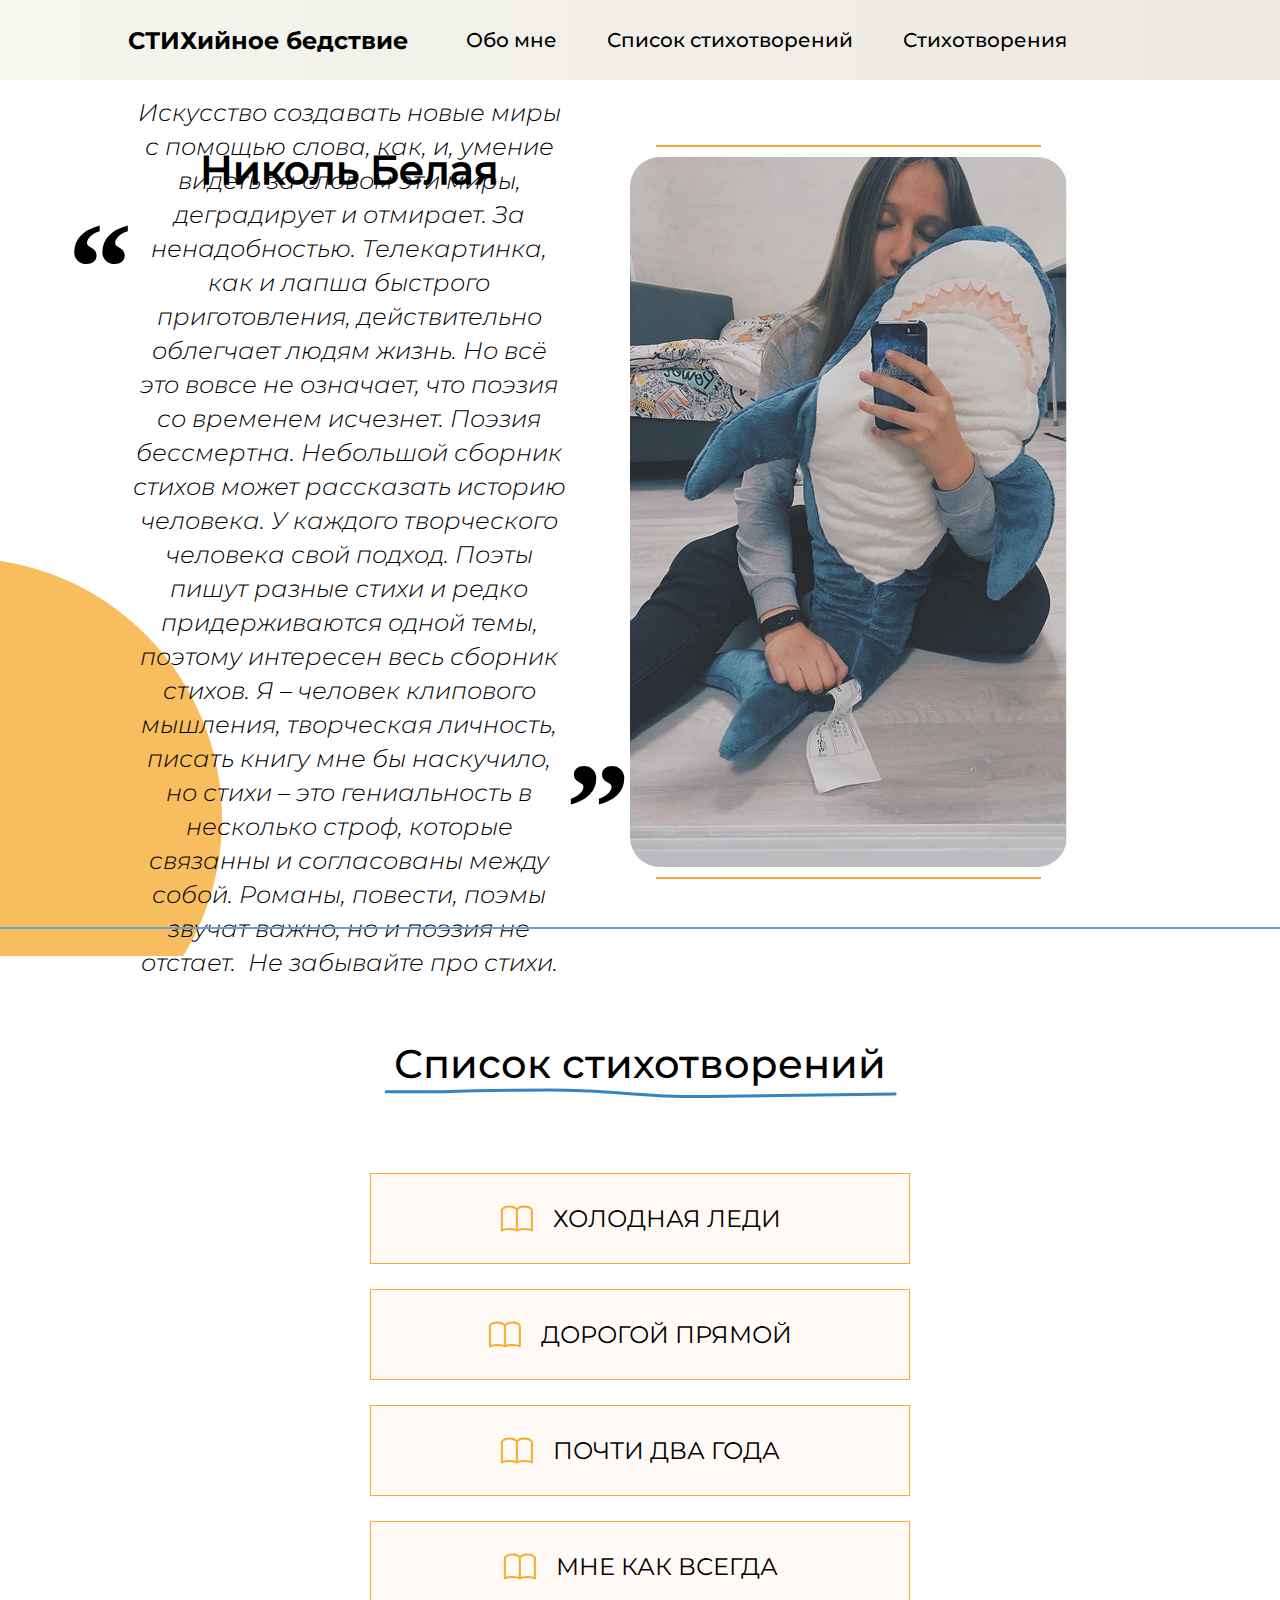
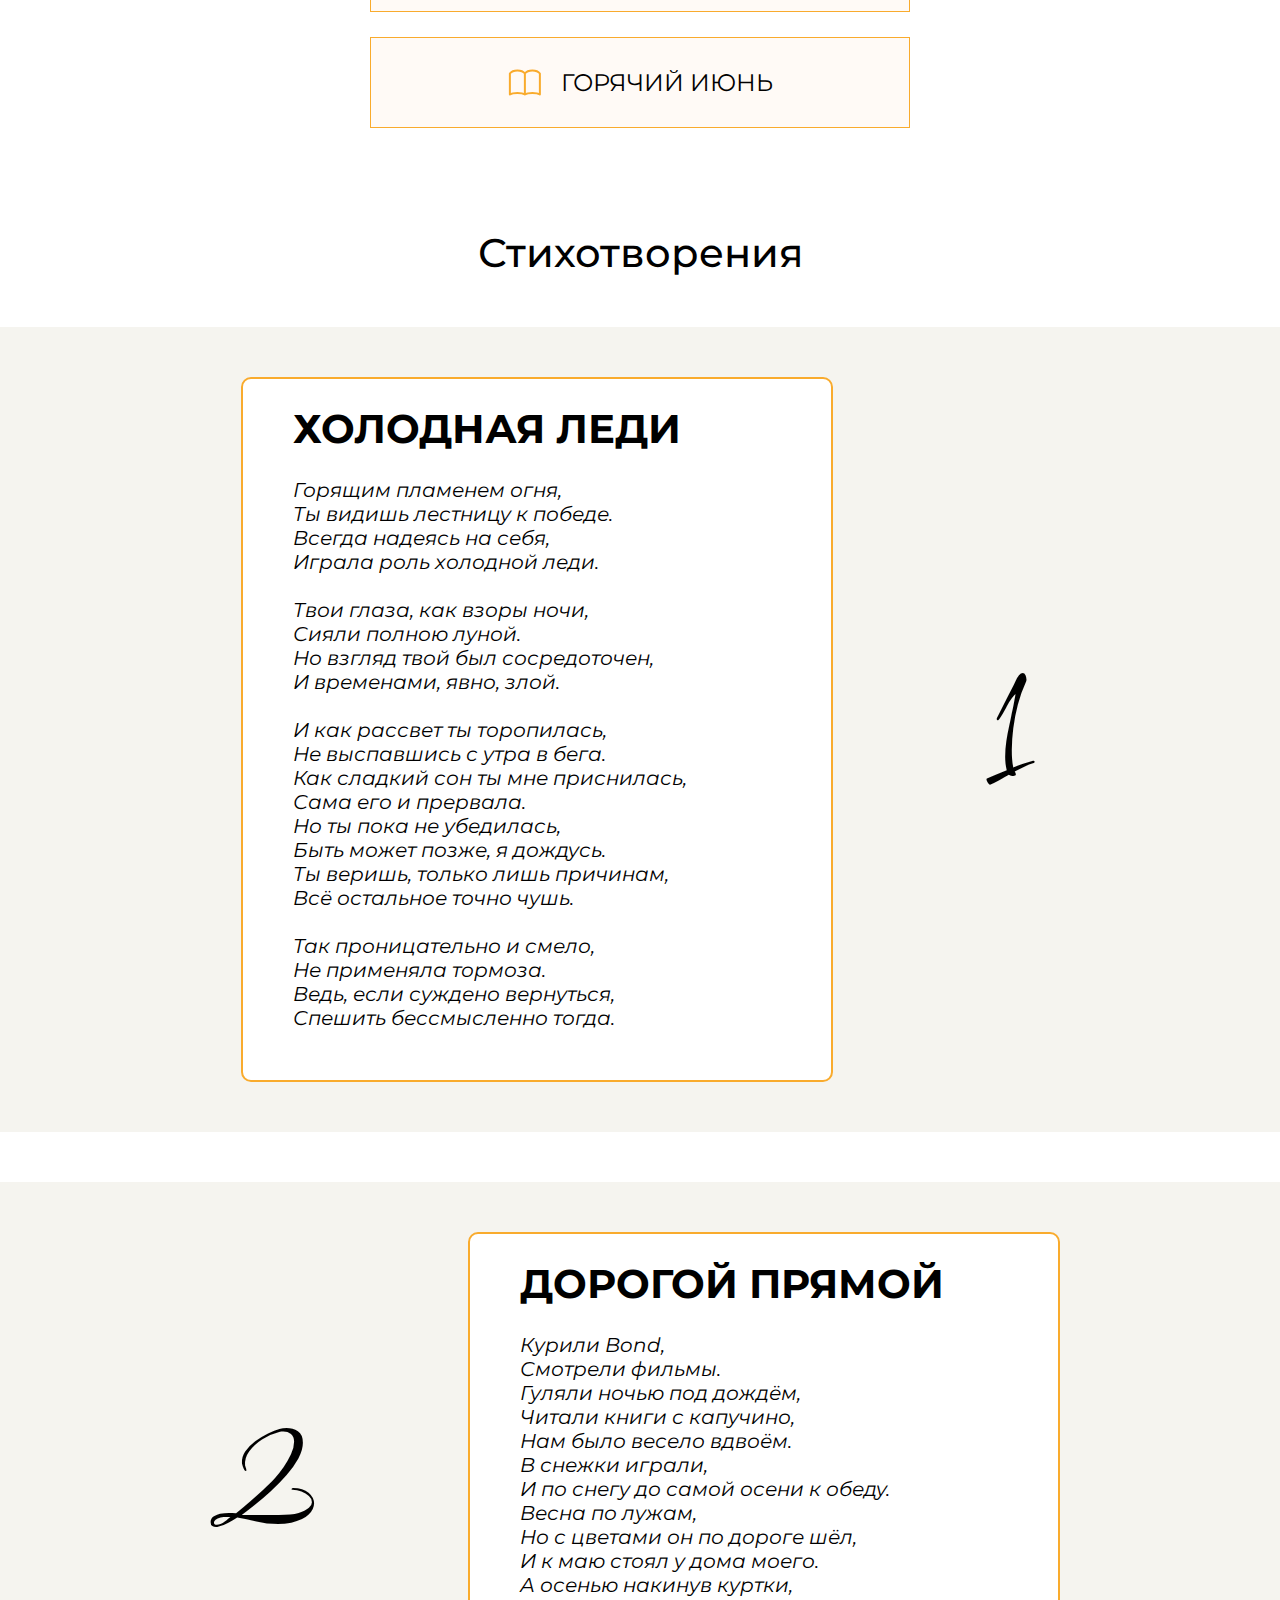
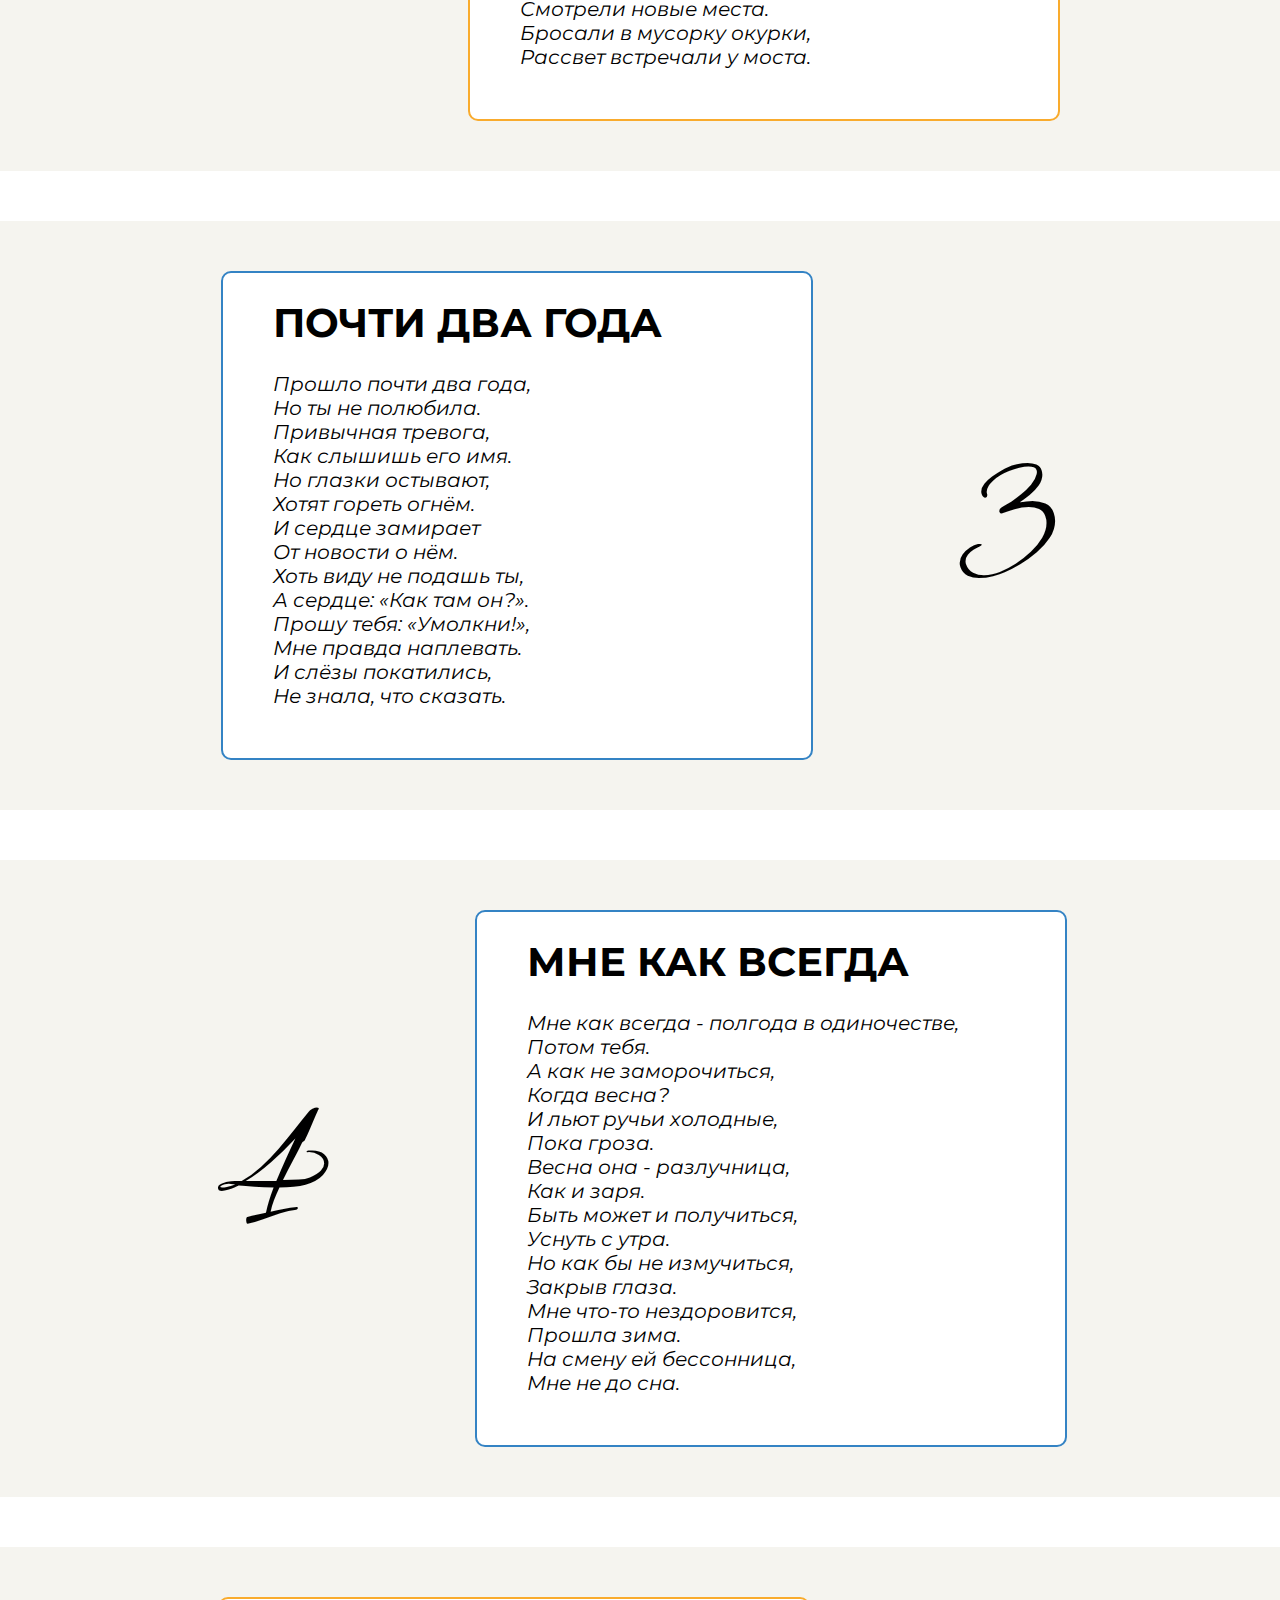
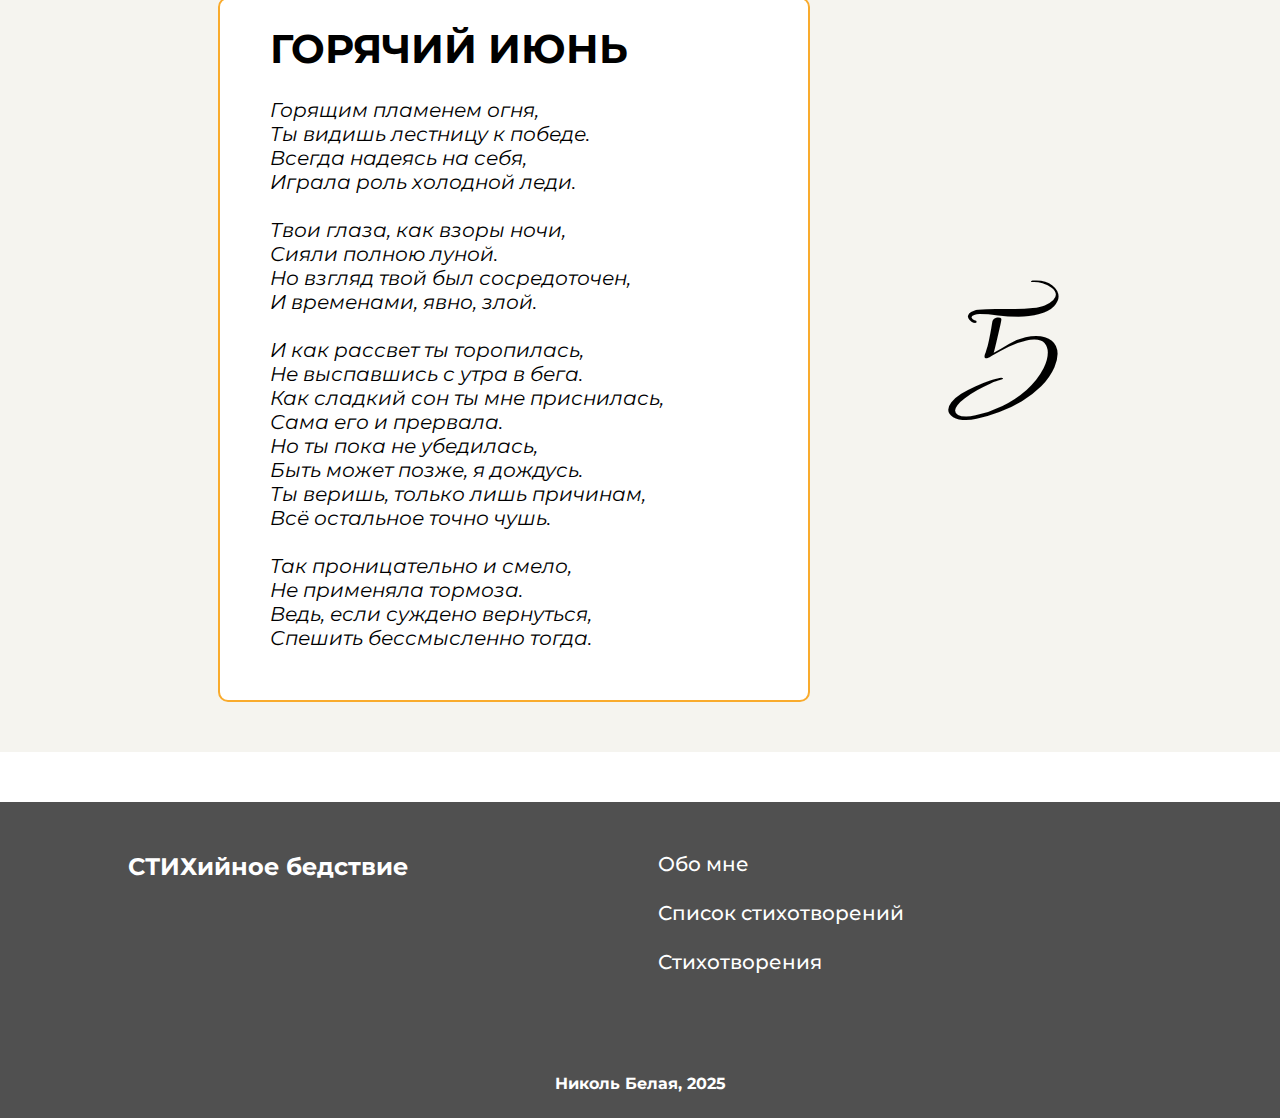
<file: Nicole/index.html>
<!DOCTYPE html>
<html lang="en">
<head>
    <meta charset="UTF-8">
    <meta name="viewport" content="width=device-width, initial-scale=1.0">
    <link rel="stylesheet" href="css/style.css">
    <title>Document</title>
</head>
<body>
    <header class="header">
        <div class="header__contents">
            <div class="logo">
                <p>СТИХийное бедствие</p>
            </div>
            <div class="menu">
                <nav>
                    <a href="#about">Обо мне</a>
                    <a href="#poems_list">Список стихотворений</a>
                    <a href="#poems">Стихотворения</a>
                </nav>
            </div>
        </div>
    </header>
    <div class="block1">
        <div class="block1__left">
            <h1 class="block1__header" id="about">Николь Белая</h1>
            <div class="block1__quoteblock">
                <h1 class="quoteblock__mark1">“</h1>
                <h4 class="quoteblock__quote">Искусство создавать новые миры с помощью слова, как, и, умение видеть за словом эти миры, деградирует и отмирает. За ненадобностью. Телекартинка, как и лапша быстрого приготовления, действительно облегчает людям жизнь. Но всё это вовсе не означает, что поэзия со временем исчезнет. Поэзия бессмертна. Небольшой сборник стихов может рассказать историю человека. У каждого творческого человека свой подход. Поэты пишут разные стихи и редко придерживаются одной темы, поэтому интересен весь сборник стихов. Я – человек клипового мышления, творческая личность, писать книгу мне бы наскучило, но стихи – это гениальность в несколько строф, которые связанны и согласованы между собой. Романы, повести, поэмы звучат важно, но и поэзия не отстает.  Не забывайте про стихи. </h4>
                <h1 class="quoteblock__mark2">”</h1>
            </div>
        </div>
        <div class="block1__right">
            <div class="block1__line">
                <img src="img/YellowLine.svg" alt="line">
            </div>

                <img src="img/portrait.png" style="border-radius: 30px;" alt="author_portrait">

            <div class="block1__line">
                <img src="img/YellowLine.svg" alt="line">
            </div>
        </div>
    </div>
    <div>
        <img src="img/Ellipse.svg" class="ellipse" alt="">
        <img src="img/BlueLine.svg" class="BlueLine" alt="">
    </div>
    <div class="block2" id="poems_list">
        <p class="block2__header">Список стихотворений</p>
        <div class="BlueLine2">
            <img src="img/BlueLine2.svg" alt="">
        </div>
        <div class="block2__list">
            <div class="list__btn">
                <a href="#poem1">
                    <button>
                        <img src="img/book.svg" alt="">
                        <p>ХОЛОДНАЯ ЛЕДИ</p>
                    </button>
                </a>
            </div>
            <div class="list__btn">
                <a href="#poem2">
                    <button>
                        <img src="img/book.svg" alt="">
                        <p>ДОРОГОЙ ПРЯМОЙ</p>
                    </button>
                </a>
            </div>
            <div class="list__btn">
                <a href="#poem3">
                    <button>
                        <img src="img/book.svg" alt="">
                        <p>ПОЧТИ ДВА ГОДА</p>
                    </button>
                </a>
            </div>
            <div class="list__btn">
                <a href="#poem4">
                    <button>
                        <img src="img/book.svg" alt="">
                        <p>МНЕ КАК ВСЕГДА</p>
                    </button>
                </a>
            </div>
            <div class="list__btn">
                <a href="#poem5">
                    <button>
                        <img src="img/book.svg" alt="">
                        <p>ГОРЯЧИЙ ИЮНЬ</p>
                    </button>
                </a>
            </div>
        </div>
        <div class="block3">
            <div class="block3__header"><p id="poems">Стихотворения</p></div>
            <div class="block3__card" id="poem1">
                <div class="card__poemblock-orange">
                    <p class="card__header">ХОЛОДНАЯ ЛЕДИ</p>
                    <p class="card__poem">Горящим пламенем огня,<br>Ты видишь лестницу к победе.<br>Всегда надеясь на себя,<br>Играла роль холодной леди.<br><br>Твои глаза, как взоры ночи,<br>Сияли полною луной.<br>Но взгляд твой был сосредоточен,<br>И временами, явно, злой.<br><br>И как рассвет ты торопилась,<br>Не выспавшись с утра в бега.<br>Как сладкий сон ты мне приснилась,<br>Сама его и прервала.
<br>Но ты пока не убедилась,<br>Быть может позже, я дождусь.<br>Ты веришь, только лишь причинам,<br>Всё остальное точно чушь.<br><br>Так проницательно и смело,<br>Не применяла тормоза.<br>Ведь, если суждено вернуться,<br>Спешить бессмысленно тогда.</p>
                </div>
                <div class="card__count"><p>1</p></div>
            </div>
            <div class="block3__card" id="poem2">
                <div class="card__count"><p>2</p></div>
                <div class="card__poemblock-orange">
                    <p class="card__header">ДОРОГОЙ ПРЯМОЙ</p>
                    <p class="card__poem">Курили Bond,<br>Смотрели фильмы.<br>Гуляли ночью под дождём,<br>Читали книги с капучино,<br>Нам было весело вдвоём.<br>В снежки играли,<br>И по снегу до самой осени к обеду.<br>Весна по лужам,<br>Но с цветами он по дороге шёл,<br>И к маю стоял у дома моего.<br>А осенью накинув куртки,<br>Смотрели новые места.<br>Бросали в мусорку окурки,<br>Рассвет встречали у моста.</p>
                </div>
            </div>
            <div class="block3__card" id="poem3">
                <div class="card__poemblock-blue">
                    <p class="card__header">ПОЧТИ ДВА ГОДА</p>
                    <p class="card__poem">Прошло почти два года,<br>Но ты не полюбила.<br>Привычная тревога,<br>Как слышишь его имя.<br>Но глазки остывают,<br>Хотят гореть огнём.<br>И сердце замирает<br>От новости о нём.<br>Хоть виду не подашь ты,<br>А сердце: «Как там он?».<br>Прошу тебя: «Умолкни!»,<br>Мне правда наплевать.<br>И слёзы покатились,<br>Не знала, что сказать.</p>
                </div>
                <div class="card__count"><p>3</p></div>
            </div>
            <div class="block3__card" id="poem4">
                <div class="card__count"><p>4</p></div>
                <div class="card__poemblock-blue">
                    <p class="card__header">МНЕ КАК ВСЕГДА</p>
                    <p class="card__poem">Мне как всегда - полгода в одиночестве,<br>Потом тебя.<br>А как не заморочиться,<br>Когда весна?<br>И льют ручьи холодные,<br>Пока гроза.<br>Весна она - разлучница,<br>Как и заря.<br>Быть может и получиться,<br>Уснуть с утра.<br>Но как бы не измучиться,<br>Закрыв глаза.<br>Мне что-то нездоровится,<br>Прошла зима.<br>На смену ей бессонница,<br>Мне не до сна.</p>
                </div>
            </div>
            <div class="block3__card" id="poem5">
                <div class="card__poemblock-orange">
                    <p class="card__header">ГОРЯЧИЙ ИЮНЬ</p>
                    <p class="card__poem">Горящим пламенем огня,<br>Ты видишь лестницу к победе.<br>Всегда надеясь на себя,<br>Играла роль холодной леди.<br><br>Твои глаза, как взоры ночи,<br>Сияли полною луной.<br>Но взгляд твой был сосредоточен,<br>И временами, явно, злой.<br><br>И как рассвет ты торопилась,<br>Не выспавшись с утра в бега.<br>Как сладкий сон ты мне приснилась,<br>Сама его и прервала.
<br>Но ты пока не убедилась,<br>Быть может позже, я дождусь.<br>Ты веришь, только лишь причинам,<br>Всё остальное точно чушь.<br><br>Так проницательно и смело,<br>Не применяла тормоза.<br>Ведь, если суждено вернуться,<br>Спешить бессмысленно тогда.</p>
                </div>
                <div class="card__count"><p>5</p></div>
            </div>
        </div>
    </div>
    <footer class="footer">
        <div class="footer__upper">
            <div class="footer__name"><p>СТИХийное бедствие</p></div>
            <div class="footer__anchors">
                <nav>
                    <a href="#about">Обо мне</a>
                    <a href="#poems_list">Список стихотворений</a>
                    <a href="#poems">Стихотворения</a>
                </nav>
            </div>
        </div>
        <div class="footer__jurisdiction">
                Николь Белая, 2025
        </div>
    </footer>
</body>
</html>
</file>
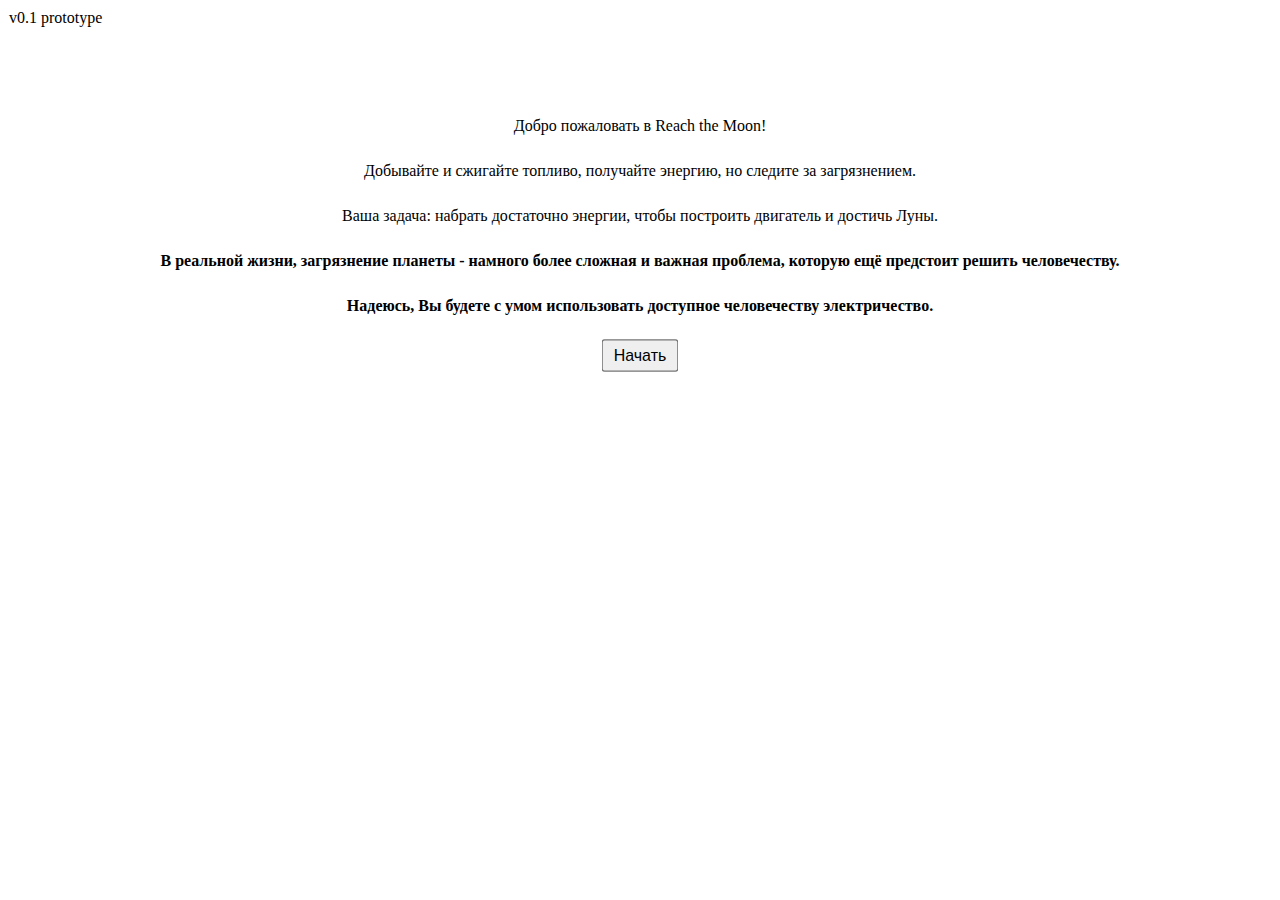
<file: ReachTheMoon/index.html>
<!DOCTYPE html>
<html lang="en">
<head>
    <meta charset="UTF-8">
    <meta name="viewport" content="width=device-width, initial-scale=1.0">
    <title>Reach the Moon!</title>
    <link rel="icon" type="image/x-icon" href="img/MoonIcon.png">
    <link rel="stylesheet" href="css/start.css">
</head>
<body>
    <p style="margin-top: 1vh; margin-left: 1vh;">v0.1 prototype</p>
    <div class="text">
        <p>Добро пожаловать в Reach the Moon!</p>
        <p>Добывайте и сжигайте топливо, получайте энергию, но следите за загрязнением.</p>
        <p>Ваша задача: набрать достаточно энергии, чтобы построить двигатель и достичь Луны.</p>
        <p><b>В реальной жизни, загрязнение планеты - намного более сложная и важная проблема, которую ещё предстоит решить человечеству.</b></p>
        <p><b>Надеюсь, Вы будете с умом использовать доступное человечеству электричество.</b></p>
        <a href="main.html"><button>Начать</button></a>
    </div>
</body>
</html>
</file>
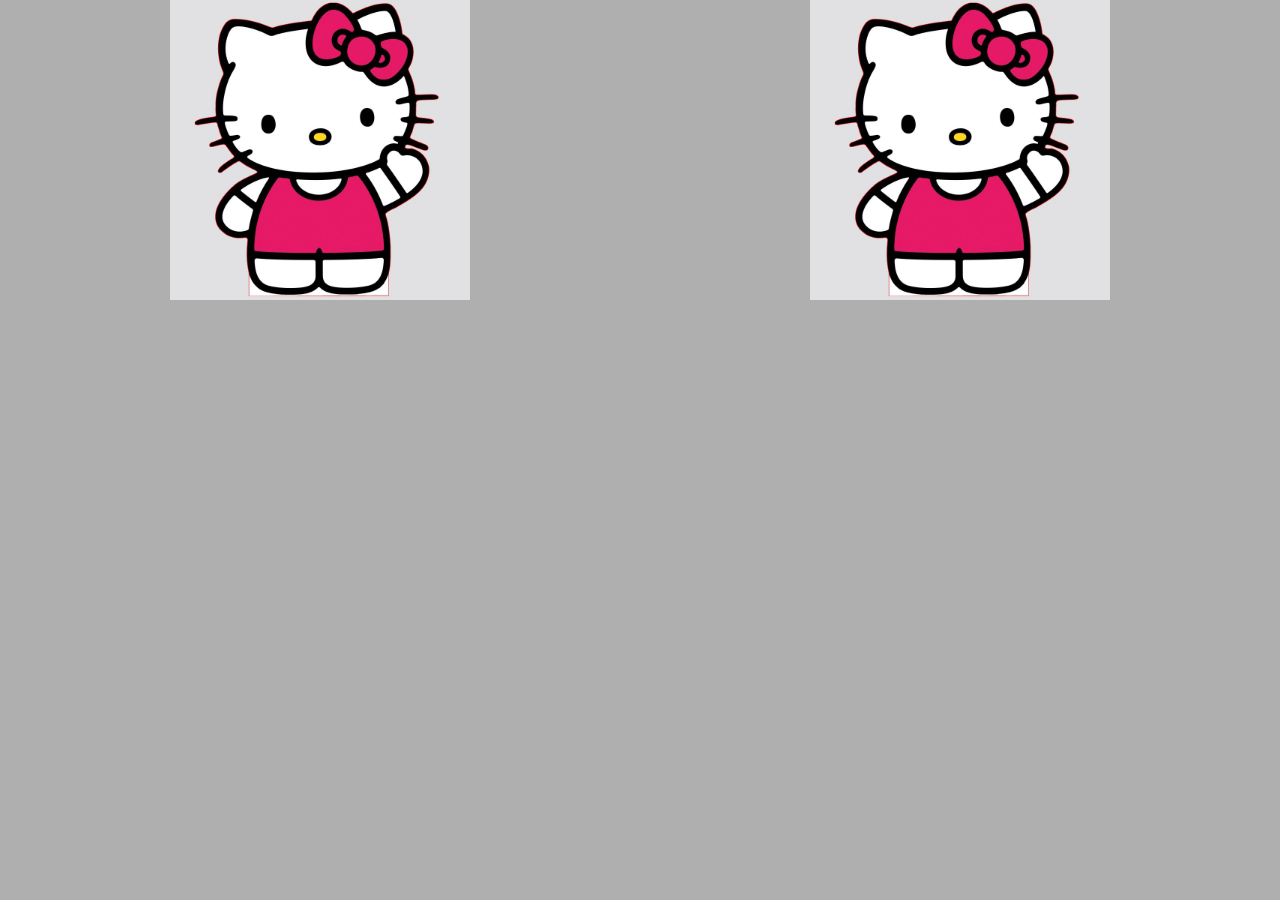
<file: Адаптив/index.html>
<!DOCTYPE html>
<html lang="en">
<head>
    <meta charset="UTF-8">
    <meta name="viewport" content="width=device-width, initial-scale=1.0">
    <title>Document</title>
    <link rel="stylesheet" href="css/style.css">
</head>
<body>
    <div class="container">
        <div class="gallery">
            <img class="gallery__img" src="images/hellokitty.jpg" alt="kitty">
            <img class="gallery__img" src="images/hellokitty.jpg" alt="kitty">
            <img class="gallery__img" src="images/hellokitty.jpg" alt="kitty">
        </div>
    </div>
</body>
</html>
</file>
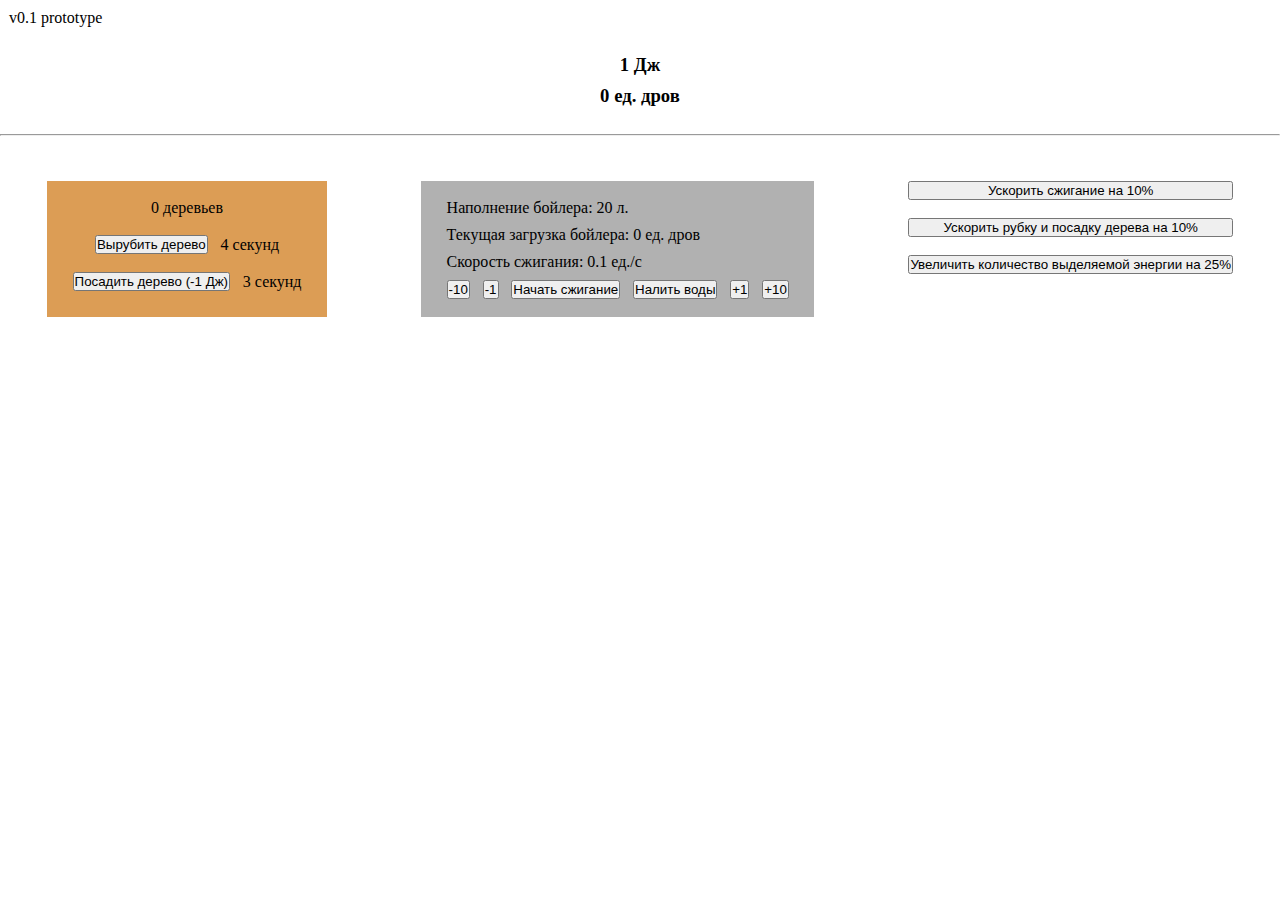
<file: ReachTheMoon/main.html>
<!DOCTYPE html>
<html lang="en">
    <head>
        <meta charset="UTF-8">
        <meta name="viewport" content="width=device-width, initial-scale=1.0">
        <title>Reach the Moon!</title>
        <link rel="icon" type="image/x-icon" href="img/MoonIcon.png">
        <link rel="stylesheet" href="css/main.css">
    </head>
<body>
    <!-- Аудио -->
    <audio id="clickSound">
        <source src="sfx/click.ogg" type="audio/ogg" preload="auto">
    </audio>

    <!-- Номер версии -->
    <p style="margin-top: 1vh; margin-left: 1vh;">v0.1 prototype</p>

    <div class="main_stats">
        <h3><span id="energy_count"></span> Дж</h3>
        <h3><span id="wood_count"></span> ед. дров  </h3>
    </div>
    <hr>
    <div class="contents">
        <div class="trees_stats">
            <p><span id="trees_count"></span> деревьев</p>
            <div class="cut_tree">
                <button onclick="cut_tree();">Вырубить дерево</button>
                <p><span id="cut_time"></span> секунд</p>
            </div>
            <div class="plant_tree">
                <button onclick="plant_tree();">Посадить дерево (-1 Дж)</button>
                <p><span id="trees_time"></span> секунд</p>
            </div>
        </div>
        <div class="boiler">
            <p>Наполнение бойлера: 20 л.</p>
            <p>Текущая загрузка бойлера: <span id="boiler_load"></span> ед. дров</p>
            <p>Скорость сжигания: 0.1 ед./с</p>
            <div class="boiler_load">
                <button onclick="boiler_remove10();">-10</button>
                <button onclick="boiler_remove1();">-1</button>
                <button onclick="boiler_burn();">Начать сжигание</button>
                <button>Налить воды</button>
                <button onclick="boiler_add1();">+1</button>
                <button onclick="boiler_add10();">+10</button>
            </div>
        </div>
        <div class="upgrades_window">
            <button>Ускорить сжигание на 10%</button>
            <button>Ускорить рубку и посадку дерева на 10%</button>
            <button>Увеличить количество выделяемой энергии на 25%</button>
        </div>
    </div>

    <!-- JavaScript -->
    <script src="js/script.js"></script>
</body>
</html>
</file>
<file: Business Consulting/css/style.css>
*{
    margin: 0;
    padding: 0;
}

@font-face {
    font-family: Inter-SemiBold;
    src: url(../fonts/Inter/Inter_18pt-SemiBold.ttf);
}

@font-face {
    font-family: DM_Sans-Bold;
    src: url(../fonts/DM_Sans/DMSans-Bold.ttf);
}

@font-face {
    font-family: DM_Sans-Regular;
    src: url(../fonts/DM_Sans/DMSans-Regular.ttf);
}

@font-face {
    font-family: DM_Sans-Medium;
    src: url(../fonts/DM_Sans/DMSans-Medium.ttf);
}

header{
    background-color: #FFFFFF;
    height: 100px;
    width: 100%;
    display: flex;
    align-items: center;
    justify-content: space-evenly;
    filter: drop-shadow(0px 4px 45px rgb(0, 0, 0, 0.08));
}

.header_logo{
    width: 167.42px;
    height: 30px;
    align-items: center;
}

.menu{
    width: 600px;
    height: 24px;
    justify-content: center;
    align-items: center;
    display: flex;
    gap: 40px;
    font-family: Inter-SemiBold;
    font-size: 14px;
}

.menu a{
    text-decoration: none;
    color: black;
}

.menu a:focus{
    color: #00C59A;
}

.header_btn{
    width: 145px;
    height: 51px;
    background-color: #00C59A;
    color: #FFFFFF;
    border: none;
    border-radius: 5px;
    font-family: DM_Sans-Bold;
    font-size: 16px;
}

.header_btn:hover{
    background-color: #00a783;
}

.block1{
    display: flex;
    padding-left: 239px;
    padding-top: 60px;
    align-items: center;
    gap: 98px;
    background-color: #F8FCFD;
}

.block1_plan{
    display: flex;
    gap: 15px;
    font-family: DM_Sans-Medium;
    font-size: 12px;
}

.block1_plan_sqr{
    width: 15px;
    height: 15px;
    background-color: #D2345C;
}

.block1_plan_txt{
    letter-spacing: 3px;
}

.block1_txt{
    justify-content: start;
    width: 611px;
    height: 474px;
    display: flex;
    flex-direction: column;
    gap: 20px;
}

.block1_txt_header{
    font-family: DM_Sans-Bold;
    font-size: 72px;
    line-height: 110%;
}

.block1_txt_desc{
    font-family: DM_Sans-Regular;
    font-size: 18px;
    color: #8A909A;
    line-height: 150%;
    width: 586px;
}

.block1_btn{
    width: 248px;
    height: 60px;
    background-color: #00C59A;
    border: none;
    border-radius: 8px;
}

.block1_btn_part1{
    color: rgb(255, 255, 255);
    font-family: DM_Sans-Bold;
    font-size: 16px;
}

.block1_btn_part2{
    color: rgb(255, 255, 255, 0.5);
    font-family: DM_Sans-Regular;
    font-size: 16px;
}

.block1_btn:hover{
    background-color: #00a783;
}

.sponsors{
    background-color: #FFFFFF;
    font-family: DM_Sans-Bold;
    font-size: 26px;
    padding: 60px 239px 0px 239px;
    display: flex;
    gap: 215px;
    align-items: center;
    line-height: 110%;
}

.sponsors__gallery{
    display: flex;
    gap: 70px;
}

.block2{
    display: flex;
    margin-top: 120px;
    padding: 0px 238.81px 0px 239px;
    gap: 136px;
}

.block2__text{
    margin: 28px 0px 0px 0px;
}

.block2__sqr{
    display: flex;
    gap: 15px;
    align-items: center;
}

.block2__sqr_square{
    width: 15px;
    height: 15px;
    background-color: #D2345C;
}

.block2__sqr_txt{
    font-family: DM_Sans-Medium;
    font-size: 12px;
    letter-spacing: 3px;
}

.block2__header{
    font-family: DM_Sans-Bold;
    font-size: 48px;
    margin-top: 20px;
    width: 587px;
}

.block2__desc_list{
    margin-top: 20px;
    display: flex;
    gap: 14.33px;
    font-family: DM_Sans-Regular;
    font-size: 18px;
    color: #8A909A;
}

.block2__line{
    color: #9EA3A6;
    margin: 30px 0px 30px 0px;
    width: 572px;
}

.block2__footer{
    font-family: DM_Sans-Regular;
    font-size: 12px;
    line-height: 150%;

}
</file>
<file: Business_Consulting/css/style.css>
*{
    margin: 0;
    padding: 0;
}

@font-face {
    font-family: Inter-SemiBold;
    src: url(../fonts/Inter/Inter_18pt-SemiBold.ttf);
}

@font-face {
    font-family: DM_Sans-Bold;
    src: url(../fonts/DM_Sans/DMSans-Bold.ttf);
}

@font-face {
    font-family: DM_Sans-Regular;
    src: url(../fonts/DM_Sans/DMSans-Regular.ttf);
}

@font-face {
    font-family: DM_Sans-Medium;
    src: url(../fonts/DM_Sans/DMSans-Medium.ttf);
}

header{
    background-color: #FFFFFF;
    height: 100px;
    width: 100%;
    display: flex;
    align-items: center;
    justify-content: space-evenly;
    filter: drop-shadow(0px 4px 45px rgb(0, 0, 0, 0.08));
}

.header_logo{
    width: 167.42px;
    height: 30px;
    align-items: center;
}

.menu{
    width: 600px;
    height: 24px;
    justify-content: center;
    align-items: center;
    display: flex;
    gap: 40px;
    font-family: Inter-SemiBold;
    font-size: 14px;
}

.menu a{
    text-decoration: none;
    color: black;
}

.menu a:focus{
    color: #00C59A;
}

.header_btn{
    width: 145px;
    height: 51px;
    background-color: #00C59A;
    color: #FFFFFF;
    border: none;
    border-radius: 5px;
    font-family: DM_Sans-Bold;
    font-size: 16px;
}

.header_btn:hover{
    background-color: #00a783;
}

.block1{
    display: flex;
    padding-left: 239px;
    padding-top: 60px;
    align-items: center;
    gap: 98px;
    background-color: #F8FCFD;
}

.block1_plan{
    display: flex;
    gap: 15px;
    font-family: DM_Sans-Medium;
    font-size: 12px;
}

.block1_plan_sqr{
    width: 15px;
    height: 15px;
    background-color: #D2345C;
}

.block1_plan_txt{
    letter-spacing: 3px;
}

.block1_txt{
    justify-content: start;
    width: 611px;
    height: 474px;
    display: flex;
    flex-direction: column;
    gap: 20px;
}

.block1_txt_header{
    font-family: DM_Sans-Bold;
    font-size: 72px;
    line-height: 110%;
}

.block1_txt_desc{
    font-family: DM_Sans-Regular;
    font-size: 18px;
    color: #8A909A;
    line-height: 150%;
    width: 586px;
}

.block1_btn{
    width: 248px;
    height: 60px;
    background-color: #00C59A;
    border: none;
    border-radius: 8px;
}

.block1_btn_part1{
    color: rgb(255, 255, 255);
    font-family: DM_Sans-Bold;
    font-size: 16px;
}

.block1_btn_part2{
    color: rgb(255, 255, 255, 0.5);
    font-family: DM_Sans-Regular;
    font-size: 16px;
}

.block1_btn:hover{
    background-color: #00a783;
}

.sponsors{
    background-color: #FFFFFF;
    font-family: DM_Sans-Bold;
    font-size: 26px;
    padding: 60px 239px 0px 239px;
    display: flex;
    gap: 215px;
    align-items: center;
    line-height: 110%;
}

.sponsors__gallery{
    display: flex;
    gap: 70px;
}

.block2{
    display: flex;
    margin-top: 120px;
    padding: 0px 238.81px 0px 239px;
    gap: 136px;
}

.block2__text{
    margin: 28px 0px 0px 0px;
}

.block2__sqr{
    display: flex;
    gap: 15px;
    align-items: center;
}

.block2__sqr_square{
    width: 15px;
    height: 15px;
    background-color: #D2345C;
}

.block2__sqr_txt{
    font-family: DM_Sans-Medium;
    font-size: 12px;
    letter-spacing: 3px;
}

.block2__header{
    font-family: DM_Sans-Bold;
    font-size: 48px;
    margin-top: 20px;
    width: 587px;
}

.block2__desc_list{
    margin-top: 20px;
    display: flex;
    gap: 14.33px;
    font-family: DM_Sans-Regular;
    font-size: 18px;
    color: #8A909A;
}

.block2__line{
    color: #9EA3A6;
    margin: 30px 0px 30px 0px;
    width: 572px;
}

.block2__footer{
    font-family: DM_Sans-Regular;
    font-size: 12px;
    line-height: 150%;
}

.block3__sqr{
    display: flex;
    gap: 15px;
    align-items: center;
    justify-content: center;
}

.block3__sqr_square{
    width: 15px;
    height: 15px;
    background-color: #D2345C;
}

.block3__sqr_txt{
    font-family: DM_Sans-Medium;
    font-size: 12px;
    letter-spacing: 3px;
}

.block3_head_hdr{
    font-family: DM_Sans-Bold;
    font-size: 48px;
    line-height: 110%;
    display: flex;
    flex-direction: column;
    justify-content: center;
    width: 639px;
    text-align: center;
}
</file>
<file: GamingWebsite/css/style.css>
* {
    margin: 0;
    padding: 0;
}

@font-face {
    font-family: Inter;
    src: url(../fonts/Inter_18pt-Regular.ttf);
}

@font-face {
    font-family: Fastlynk;
    src: url(../fonts/Fastlynk.ttf);
}

@font-face {
    font-family: Stormlight;
    src: url(../fonts/Stormlight.ttf);
}

@font-face {
    font-family: Pineforest;
    src: url(../fonts/Pineforest.ttf);
}

@font-face {
    font-family: Keway;
    src: url(../fonts/KewayPersonalUse.otf);
}

@font-face {
    font-family: Buwah;
    src: url(../fonts/Buwahpersonaluse.otf);
}

@font-face {
    font-family: Lalezar;
    src: url(../fonts/Lalezar-Regular.ttf);
}

@font-face {
    font-family: Roboto;
    src: url(../fonts/Roboto-VariableFont_wdth\,wght.ttf);
}

@font-face {
    font-family: Poppins;
    src: url(../fonts/Poppins-Regular.ttf);
}

.header {
    height: 105px;
    background-color: #060215;
    display: flex;
    justify-content: space-between;
    align-items: center;
    padding: 0px 130px 0px 76px;
}

.header nav{
    display: flex;
    gap: 39px;
    font-family: Inter;
    font-size: 16px;
    font-weight: 500;
}

.header nav a{
    text-decoration: none;
    color: #FFFFFF;
}

.nav__menu a{
    display: flex;
    gap: 4px;
}

.nav__buttons{
    display: flex;
    gap: 39px;
}

.nav__sign-in{
    width: 180px;
    height: 43px;
    background-image: linear-gradient(to right, #D31027, #EA384D);
    border: 2px solid #00000036;
    border-radius: 100px;
    color: white;
    font-family: Inter;
    font-size: 16px;
    font-weight: 600;
}

.nav__sign-in{
    cursor: pointer;
}

.block1__background{
    background-image: url(../img/apexlegends.png);
    width: calc(1920px - 15);
    height: 1124px;
    display: flex;
    flex-direction: column;
    align-items: center;
}

.block1__text1{
    display: flex;
    flex-direction: column;
    align-items: center;
    margin: 0px 768px 0px 151px;
    padding: 191px 0px 0px 0px;
}

.block1__text2{
    display: flex;
    flex-direction: column;
    align-items: center;
    margin: 18.55px 768px 0px 151px;
}

.block1__label1{
    font-family: Fastlynk;
    font-size: 132.88px;
    font-weight: 400;
    line-height: 100%;
    letter-spacing: 0%;
    -webkit-text-fill-color: #EE0979;
    -webkit-text-stroke: 2.46px #FFFFFF;
}

.block1__label2{
    font-family: Stormlight;
    font-size: 44.78px;
    font-weight: 400;
    line-height: 100%;
    letter-spacing: 13%;
    -webkit-text-fill-color: #FF6A00;
    -webkit-text-stroke: 0.83px #FFFFFF;
}

.block1__label3{
    color: #FFD644;
    font-family: Pineforest;
    font-size: 70.87px;
    font-weight: 400;
    line-height: 100%;
    letter-spacing: 13%;
}

.block1__label4{
    color: #FFD644;
    font-family: Pineforest;
    font-size: 32.04px;
    font-weight: 400;
    line-height: 100%;
    letter-spacing: 13%;
}

.block1__description{
    width: 563px;
    color: #FFFFFF;
    margin: 18.7px 747px 0px 130px;
    text-align: center;
    font-family: Inter;
    font-size: 20px;
    font-weight: 400;
    line-height: 100%;
    letter-spacing: 0%;
}

.block1__button{
    color: #FFFFFF;
    margin: 46px 747px 0px 130px;
    width: 180px;
    height: 47px;
    background-image: linear-gradient(to right, #D31027, #EA384D);
    border: 2px solid #00000036;
    border-radius: 100px;
    font-family: Inter;
    font-size: 16px;
    font-weight: 400;
    line-height: 100%;
    letter-spacing: 0%;
    cursor: pointer;
}

.block2{
    display: flex;
    align-items: center;
    justify-content: space-between;
    background-color: #060215;
    padding-top: 40px;
    padding-bottom: 38.15px;
}

.BlackForBloood{
    width: 90px;
    height: 102px;
    text-align: center;

    font-family: Keway;
    font-size: 34px;
    margin-left: 5px;
    margin-top: -152px;
    color: #D31027;
}
.pravka{
    font-family: Inter;
}
.LordsOfTheFallen{
    width: 193px;
    height: 58px;
    font-size: 29px;
    font-family: Buwah;
    color: #F5AC7C;
    margin-left: 57px;
    margin-top: -90px;  
    text-align: center;  
}
.APEXLegends{
    width: 100%;
    margin-top: 419px;
    font-family: Fastlynk;
    font-size: 66px;
    color: #EE0979;
    text-align: center;
    display: flex;
    flex-direction: column;
    align-items: center;
}
.pravka1{
    font-family: Stormlight;
    font-size: 23px;
    line-height: 24px;
}

#block2__apex{
    background-image: url(../img/apexlegends2.png);
    width: 380px;
    height: 543px;
}

#block2__hogwarts{
    background-image: url(../img/hogwartslegacy.png);
    width: 306px;
    height: 437px;
}

#hogwarts__label {
    display: flex;
    padding: 325px 0px 30.3px 65.31px;
}

#block2__horizon {
    background-image: url(../img/Horizon.png);
    width: 204px;
    height: 436px;
}

#horizon__label{
    position: relative;
    top: 354px;
    left: 70px;
}

.block3{
    width: 100%;
    background-image: linear-gradient(105deg, #E5019F, #6772D1, #7774FF);
    display: flex;
    gap: 415.17px;
}

.block3__left{
    width: 638px;
    margin: 150px 0px 0px 130px;
}

.left__label{
    color: hsla(0, 0%, 100%, 0.72);
    -webkit-text-stroke: 2px hsla(0, 0%, 100%, 1);
    font-family: Lalezar;
    font-size: 115.79px;
    font-weight: 400;
    line-height: 99.6px;
    letter-spacing: 0%;
}

.left__description{
    color: hsla(0, 0%, 100%, 0.87);
    font-family: Inter;
    font-size: 24px;
    font-weight: 500;
    line-height: 100%;
    letter-spacing: 0%;
}

.left__button{
    width: 200px;
    height: 51px;
    background-color: hsla(226, 90%, 69%, 1);
    border: 1px solid hsla(0, 0%, 100%, 0.35);
    border-radius: 100px;
    cursor: pointer;
    margin: 47px 0px 0px 0px;
    /* Button text */
    color: hsla(0, 0%, 100%, 1);
    font-family: Inter;
    font-size: 18px;
    font-weight: 500;
    line-height: 100%;
    letter-spacing: 0%;
    box-shadow: 0px 4px 4px hsla(0, 0%, 0%, 0.18);
}

.playstation{
    rotate: 3.02deg;
}

.block4{
    width: 100%;
    background-image: url(../img/block4-background.png);
    background-repeat: no-repeat;
    background-color: #060215;
    color: white;
}

.block4__label{
    width: 584px;
    padding: 64px 0px 0px 176.75px;
    font-family: Inter;
    font-size: 41.34px;
    font-weight: 500;
    line-height: 100%;
    letter-spacing: 0%;
    color: hsla(0, 0%, 100%, 0.8);
}

.block4__label_big{
    font-family: Inter;
    font-size: 66.25px;
    font-weight: 800;
    line-height: 100%;
    letter-spacing: 0%;
    color: hsla(0, 0%, 100%, 0.8);
}

.block4__description{
    margin: 0px 0px 0px 176.75px;
    margin-top: 10.75px;
    width: 653.75px;
    font-family: Inter;
    font-size: 25.52px;
    font-weight: 500;
    line-height: 100%;
    letter-spacing: 0%;
}

.block4__button{
    width: 180px;
    height: 47px;
    margin: 0px 0px 0px 176.75px;
    margin-top: 30.25px;
    border: 2px solid hsla(0, 0%, 0%, 0.21);
    border-radius: 100px;
    background-image: linear-gradient(to right, hsla(353, 86%, 45%, 1), hsla(353, 81%, 57%, 1));
    cursor: pointer;
    /* Button text */
    color: white;
    font-family: Inter;
    font-size: 16px;
    font-weight: 600;
    line-height: 100%;
    letter-spacing: 0%;
}

.block4__gallery{
    margin-top: 387px;
    display: flex;
    justify-content: center;
    padding-bottom: 88px;
}

.block4__card p{
    font-family: Inter;
    font-size: 20px;
    font-weight: 500;
    line-height: 100%;
    letter-spacing: 0%;
    text-align: center;
}

.newsletter{
    height: 188px;
    background-image: linear-gradient(to right, #D31027, #EA384D);
    display: flex;
    align-items: center;
    justify-content: space-between;
    padding: 0px 75px 0px 135px;
}

.newsletter__text{
    display: flex;
    gap: 15px;
    align-items: center;
    /* Text */
    color: white;
    font-family: Roboto;
    font-size: 24px;
    font-weight: 500;
    line-height: 100%;
    letter-spacing: 0%;
}

.newsletter__field{
    width: 592px;
    height: 49px;
    background-color: white;
    padding: 10px;
    display: flex;
    justify-content: space-between;
    align-items: center;
    border-radius: 8px;
}

.newsletter__field input{
    height: 36px;
    width: 55%;
    background-color: white;
    padding: 10px;
    display: flex;
    align-items: center;
    border: none;
    outline: none;
    /* Text */
    font-family: Roboto;
    font-size: 15px;
    font-weight: 400;
}

.newsletter__field input:focus{
    border: none;
}

.newsletter__field button{
    background-image: linear-gradient(to right, #D31027, #EA384D);
    width: 113.66px;
    height: 36px;
    border: none;
    border-radius: 5px;
    /* Text */
    color: #FFFFFF;
    font-family: Poppins;
    font-size: 15px;
    font-weight: 500;
    cursor: pointer;
}

.footer{
    background-color: #060215;
    color: white;
    display: flex;
    justify-content: space-between;
    padding: 66px 152px 152px 88px;
}

.footer__list{
    display: flex;
    flex-direction: column;
    gap: 9px;
}

.footer__list h6{
    font-family: Roboto;
    font-size: 20px;
    font-weight: 500;
}

.footer__list p{
    font-family: Roboto;
    font-size: 12px;
    font-weight: 400;
}

.footer__list a{
    text-decoration: none;
    color: white;
}

.footer__socials{
    display: flex;
    flex-direction: column;
    gap: 9px;
}

.footer__socials h6{
    font-family: Roboto;
    font-size: 20px;
    font-weight: 500;
}

.footer__socials p{
    font-family: Roboto;
    font-size: 12px;
    font-weight: 400;
}

.socials {
    display: flex;
    gap: 14px;
    margin-top: 20px;
}
</file>
<file: Muffins/css/css.css>
* {
    margin: 0;
    padding: 0;
}
@font-face {
    font-family: Montserrat-Black;
    src: url("../fonts/Montserrat-Black.ttf");
}
@font-face {
    font-family: Montserrat-Bold;
    src: url("../fonts/Montserrat-Bold.ttf");
}
@font-face {
    font-family: Montserrat-ExtraBold;
    src: url("../fonts/Montserrat-ExtraBold.ttf");
}
@font-face {
    font-family: Montserrat-Medium;
    src: url("../fonts/Montserrat-Medium.ttf");
}
@font-face {
    font-family: Montserrat-Regular;
    src: url("../fonts/Montserrat-Regular.ttf");
}
@font-face {
    font-family: Montserrat-Light;
    src: url("../fonts/Montserrat-Light.ttf");
}

.container{
    width: 1920px;
    height: auto;
}
.header{
    width: 1920px;
    height: 100px;
    display: flex;
    justify-content: space-between;
    background-color: #F9F9F9;
}

.header_left{
    width: auto;
    height: 100px;
    display: flex;
    margin-left: 208px;
    align-items: center;
    color: #1A404C;
}

.header_logo{
    font-family: Montserrat-ExtraBold;
    font-size: 40px;
    line-height: 54px;
    color: #1A404C;
}

.header_span{
    font-family: Montserrat-ExtraBold;
    font-size: 40px;
    line-height: 54px;
    color: #FFD101;
}
.header_menu{
    width: auto;
    height: 28px;
    font-family: Montserrat-Bold;
    font-size: 18px;
    line-height: 28px;
    gap: 40px;
    display: flex;
    align-items: center;
    margin-left: 56px;
}

.header_right{
    display: flex;
    margin-top: 21px;
    margin-right: 208px;
}

.header_button{
    border-radius: 15px;
    background-color: #FFD101;
    border: none;
    font-family: Montserrat-Bold;
    font-size: 18px;
    line-height: 28px;
    height: 60px;
    width: 170px;
    color: #ffffff;
}
.header_button:hover{
    background-color: #ffdf53;
    cursor: pointer;
}

.main{
    width: 1920px;
    height: auto;
}

.page_1{
    width: auto;
    height: auto;
    margin-left: 226px;
    padding-top: 28px;
    display: flex;
    justify-content: space-between;
}

.page_1_left{
    width: auto;
    height: auto;
    margin-top: 297px;
}
.page_1_label{
    width: 646.3px;
    font-family: Montserrat-ExtraBold;
    font-size: 64px;
    line-height: 86px;
    color: #1A404C;
    
}
.page_1_label_info{
    width: 705px;
    font-family: Montserrat-Medium;
    font-size: 24px;
    line-height: 40px;
    margin-top: 62px;
}
#button_1{
    margin-top: 38.83px;
}

#page_1_Art_1{
    margin-right: 95px ;
}

.page_2{
    width: 1483px;
    height: 1485px;
    margin-top: 152px;
    margin-left: 219px;
}
.page_2_label{
    font-family: Montserrat-ExtraBold;
    font-size: 52px;
    line-height: 86px;
    color: #1A404C;
    display: flex;
    align-items: center;
    justify-content: center;
}

.page_2_info{
    width: 1483px;
    height: 1362px;  
    margin-top: 39px;
}
.page_2_info_1{
    width: 1483px;
    height: 656px;  
    display: flex;
    gap: 56px;
}
.page_2_info_standart{
    width: 457px;
    height: 656px;
    box-shadow:  0px 15px 50px rgba(0, 0, 0, 0.1);
    border-radius: 35px;
}

.page_2_block{
    background-color: #FFFFFF;
    margin-top: -69px;
}
.page_2_text_standart{
    display: flex;
    justify-content: center;
    font-family: Montserrat-Medium;
    font-size: 24px;
    line-height: 40px;
    margin-top: 104px;
}

.button_standart:hover{
    background-color: #ffdf53;
    cursor: pointer;
}

.button_standart{
    border-radius: 15px;
    background-color: #FFD101;
    border: none;
    font-family: Montserrat-Bold;
    font-size: 18px;
    line-height: 28px;
    height: 67px;
    width: 187px;
    color: #ffffff;
}
.button_standart_add{
    margin-top: 21px;
    margin-left: 135px;
}   

.Art_standart{
    border-radius: 40px;
}

#vremenno{
    margin-top: 56px;
}

.page_3{
    margin-top: 162px;
    margin-left: 187px;
    width: 1547px;
    height: 905px;
}

.how_are_you{
    font-family: Montserrat-ExtraBold;
    font-size: 52px;
    line-height: 86px;
    color: #1A404C;
    display: flex;
    align-items: center;
    justify-content: center;    
}
.union_block{
    width: 1547px;
    height: 495px;
    display: flex;
    gap: 50px;
}
.union_block_standart{
    width: 480px;
    height: 428px;
    box-shadow:  0px 15px 50px rgba(0, 0, 0, 0.15);
    border-radius: 100px 40px 40px 40px;
}

.ellipse{
    width: 130px;
    height: 130px;
    border-radius: 100px;
    background-image: linear-gradient(to bottom left, #FFE880, #FFF4C4);
    margin-top: 50px;
    margin-left: 175px;
    display: flex;
    justify-content: center;
    align-items: center;
}
.page_3_1{

    align-items: center;
    justify-items: center;
}

.page_3_standart{
    width: 80px;
    height: 80px;
}

.page_3_text_standart_1{
    font-family: Montserrat-Bold;
    font-size: 24px;
    line-height: 86px;
    margin-top: 20px;
}
.page_3_text_standart_2{
    font-family: Montserrat-Light;
    font-size: 20px;
    line-height: 28px;
    width: 418px;
    height: 76px;
    text-align: center;
    margin-top: -10px;
}
#page_3_1{
    margin-top: 67px;
}

.ellipse_1{
    width: 130px;
    height: 130px;
    border-radius: 100px;
    background-image: linear-gradient(to bottom left, #1A404C, #B7CCD3);
    margin-top: 50px;
    margin-left: 175px;
    display: flex;
    justify-content: center;
    align-items: center;
}
.ellipse_2{
    width: 130px;
    height: 130px;
    border-radius: 100px;
    background-image: linear-gradient(to bottom left, #A4B788, #D6DEC9);
    margin-top: 50px;
    margin-left: 175px;
    display: flex;
    justify-content: center;
    align-items: center;
}

.info{
    width: 1487px;
    height: 164px;
    background-image: linear-gradient( #FFE883, #FFF3BD);   
    border-radius: 30px 100px 30px 30px;
    margin-top: 103px;
    margin-left: 35px;
}
.info_text_1{
    display: flex;
    width: 1088px;
    height: 86px;
    color: #FFD20A;
    font-family: Montserrat-ExtraBold;
    font-size: 40px;
    line-height: 86px;
}
.p1{
    margin-left: 184px;
    margin-top: 11px;
}
.p2{
    margin-left: 439px;
    margin-top: 11px;  
}
.p3{
    margin-left: 404px;
    margin-top: 11px; 
}

.info_text_2{
    display: flex;
    height: 86px;
    font-family: Montserrat-Medium;
    font-size: 20px;
    line-height: 86px;
    margin-top: -22px;
}
.p11{
    margin-left: 137px;
}
.p22{
    margin-left: 336px; 
}
.p33{
    margin-left: 265px;  
}

.page_4{
    width: 1920px;
    height: 662px;
    background-color: #EBECED;
    margin-top: 195px;
    display: flex;
}

.Art_11{
    margin-left: 202px;
    margin-top: -87px;
    border-radius: 40px 100px 40px 40px;
}
.page_4_1{
    width: 660px;
    height: 498px;
    margin-left: 119px;
    margin-top: 59px;
}
.page_4_text{
    font-family: Montserrat-ExtraBold;
    font-size: 40px;
    line-height: 86px;
    color: #1A404C;
    margin-left: 16px;
}

.input_1{
    border: none;
    font-family: Montserrat-Regular;
    font-size: 20px;
    line-height: 40px;
    width: 660px;
    height: 76px;
    margin-top: 68px;
    padding-left: 40px;
}
.input_1:focus{
    outline: none;
}

.input_2{
    border: none;
    font-family: Montserrat-Regular;
    font-size: 20px;
    line-height: 40px;
    width: 660px;
    height: 76px;
    margin-top: 34px;
    padding-left: 40px;
}
.input_2:focus{
    outline: none;
}
#button_2{
    margin-top: 33px
}

.page_5{
    width: 1486px;
    height: 1363px;
    margin-top: 142px;
    margin-left: 217px;
}

.page_5_block_1{
    width: 1486px;
    height: 471px;
}
.Realization{
    font-family: Montserrat-ExtraBold;
    font-size: 52px;
    line-height: 86px;
    color: #1A404C;
    display: flex;
    align-items: center;
    justify-content: center;
}
.page_5_block_1_1{
    width: 1486px;
    height: 401px;
    display: flex;
    margin-top: 50px;
}
.step_1{
    width: 322px;
    height: 401px;
}
.ellipse_3{
    width: 100px;
    height: 100px;
    border-radius: 100px;
    color: #1A404C;
    font-family: Montserrat-ExtraBold;
    font-size: 52px;
    line-height: 86px;
    display: flex;
    align-items: center;
    justify-content: center;
    margin-left: 110px;
    position: relative;
    background-color: #FFFFFF;
    z-index: 1;
}
#id_2{
    color: #EECD3B;
}

.step_1_text{
    width: 322px;
    height: 351px; 
    background-image: linear-gradient(to bottom left, #FFE880, #FFF4C4);
    margin-top: -50px;
    border-radius: 50px;
}
.s1t1{
    font-family: Montserrat-Bold;
    font-size: 24px;
    line-height: 86px;
    padding-top: 56px;
    margin-left: 39px;
}
.s1t2{
    width: 234px;
    font-family: Montserrat-Regular;
    font-size: 20px;
    margin-left: 44px;
    text-align: center;
}

.step_1_1{
    margin-left: 66px
}
.s1t1_1{
    margin-left: 78px;
}

#step_1_1_text{
    background-image: linear-gradient(to bottom left, #8DA0A6, #D7DDE0);   
}
#step_1_2_text{
    background-image: linear-gradient(to bottom left, #A4B788, #E1E7D8);   
}
#step_1_3_text{
    background-image: linear-gradient(to bottom left, #A19C93, #DEDCD9);   
}

.page_5_block_2{
    width: 1413px;
    height: 717px;
    margin-top: 175px;
    margin-left: 37px;
}

.client_mnenie{
    font-family: Montserrat-ExtraBold;
    font-size: 52px;
    line-height: 86px;
    color: #1A404C;
    display: flex;
    justify-content: center;
}

.page_5_block_2_1{
    width: 1413px;
    height: 584px;
    display: flex;
    margin-top: 47px;
    gap: 126px;
}
.feedback{
    width: 397px;
    height: 584px;
}

.Art_13{
    width: 128px;
    margin-left: 130px;
}
.feedback_text{
    width: 387px;
    font-family: Montserrat-Regular;
    font-size: 20px;
    margin-top: 25px;
    line-height: 32px;
    color: #1A404C;
    text-align: center;
}
.iconka{
    width: 300px;
    height: 60px;
    display: flex;
    margin-top: 20px;
    margin-left: 44px;
}
.name{
    font-family: Montserrat-Medium;
    font-size: 24px;
    line-height: 32px;
    margin-top: 20px;
    margin-left: 158px;
}
.Art_14{
    margin-left: 136px;
    margin-top: 50px;
    border-radius: 100px;
}

.page_6{
    width: 1920px;
    height: 772px;
    margin-top: 174px;
    background-color: #EBECED;
    display: flex;
}

.page_6_left{
    width: 665px;
    height: 570px;
    padding-top: 122px;
    margin-left: 214px;
}

.application{
    width: 658px;
    font-family: Montserrat-ExtraBold;
    font-size: 38px;
    line-height: 48px;
    color: #1A404C;
}

.forma{
    font-family: Montserrat-Bold;
    font-size: 24px;
    line-height: 40px;
    margin-top: 29px;
    margin-left: 3px;
}

#button_3{
    margin-top: 34px;
}
.page_6_right{
    width: 707px;
    height: 983px;

}
.Art_17{
    margin-left: 152px;
    margin-top: -126px;
}
#input_3{
    margin-top: 37px;
}

.page_7{
    width: 1584px;
    height: auto;
    margin-left: 204px;
    margin-top: 275px;
}

.page_7_block_1{
    width: 1574px;
    height: 837px;
    margin-left: 10px;   
}

.blog{
    width: 813px;
    height: 86px;
    font-family: Montserrat-ExtraBold;
    font-size: 52px;
    line-height: 86px;
    color: #1A404C;
    display: flex;
    justify-content: center;
    margin-left: 370px;
}
.blog_flex{
    width: 1574px;
    height: 718px;
    gap: 98px;
    display: flex;
    margin-top: 33px;
}
.blog_block{
    width: 455px;
    height: 718px;
}

.Art_2_blog{
    border-radius: 25px;
}
.blog_block_text{
    width: 440px;
    height: 349px;
    margin-top: -55px;
    margin-left: 15px;
    box-shadow:  0px 20px 50px rgba(0, 0, 0, 0.25);
}
.blog_text{
    font-family: Montserrat-Medium;
    font-size: 24px;
    line-height: 40px;
    padding-top: 132px;
    padding-left: 15px;
    text-align: center;
}
.blog_button{
    margin-top: 36px;
    margin-left: 130px;
}

.page_7_block_2{
    width: 1504px;
    height: 839px;
    display: flex;
    margin-top: 114px;
    margin-left: 12px;
}

.page_7_block_2_left{
    width: 482px;
    height: 691px;
    margin-top: 140px;    
}
.text_1{
    width: auto;
    height: auto;
    font-family: Montserrat-ExtraBold;
    font-size: 37px;
    color:#1A404C;
}
.text_2{
    font-family: Montserrat-Medium;
    font-size: 18px;
    line-height: 24px;
    color:#1A404C;
    margin-top: 40px;
}
.text_1_dop{
    margin-top: 65px;
}
.soc_sety{
    width: 204px;
    height: 48px;
    display: flex;
    margin-top: 60px;
    gap: 30px;
}
.page_7_block_2_right{
    margin-left: 287px;
}
.art_carta{
    border-radius: 50px 200px 50px 50px;
}

.page_7_block_3{
    background: linear-gradient(90deg, #FFD61E 0%, #FFE985 100%);
    border-radius: 150px 50px 50px 50px;
    width: 1491px;
    height: 403px;
    margin-top: 255px;
    
}

.pao{
    display: flex;
    justify-content: center;
    align-items: center;
    font-family: Montserrat-Bold;
    font-size: 40px;
    line-height: 28px;    
    color: #FFFFFF;
    padding-top: 94px;
}

.p7b3_text{
    width: 542px;
    text-align: center;
    font-family: Montserrat-Medium;
    font-size: 24px;
    line-height: 28px;    
    color: #FFFFFF; 
    margin-top: 60px;  
    margin-left: 475px;
}
#pao_button{
    margin-top: 60px;
    margin-left: 660px;
    border-radius: 10px;
    border: 3px solid #FFFFFF;
    background-color: inherit;
    transition-duration: 0.25s;
}
#pao_button:hover{
    background-color: #FFFFFF;
    color: black;
    cursor: pointer;
}

.footer{
    width: 1920px;
    height: 518px;
    margin-top: 120px;
}

.footer_1{
    width: 1920px;
    height: 374px;
    display: flex;
}
.footer_block_1{
    padding-top: 100px;
    margin-left: 217px;
}

.footer_text_1{
    width: 353px;
    height: 88px;
    font-family: Montserrat-Regular;
    font-size: 18px;
    line-height: 28px;
    margin-top: 30px;
}
.footer_block_2{
    margin-top: 100px;
    width: 184px;
    height: 178px;
    margin-left: 156px;
}
.footer_text_2{
    font-family: Montserrat-Bold;
    font-size: 18px;
    color: #1A404C;
    line-height: 28px;    
}
.footer_text_2_1{
    margin-top: 24px;
    font-family: Montserrat-Medium;
    font-size: 18px;
    line-height: 28px;
}
.footer_block_2 a{
    color: black;
    text-decoration: none;
}
.footer_block_3 a{
    color: black;
    text-decoration: none;
}
.footer_block_3{
    width: 198px;
    height: 182px;
    margin-top: 100px;
    margin-left: 202px;
}
.footer_block_4{
    width: 204px;
    height: 99px;
    margin-left: 181px;
    margin-top: 100px;
}
#footer_img{
    margin-top: 24px;
}
.footer_2{
    width: 1920px;
    height: 144px;
    background-color: #D9D9D9;
    display: flex;
    justify-content: center;
    align-items: center;
    font-family: Montserrat-Medium;
    font-size: 24px;
    line-height: 28px; 
}
</file>
<file: Nicole/css/style.css>
* {
    margin: 0;
    padding: 0;
}

@font-face {
    font-family: Montserrat-Bold;
    src: url(../fonts/Montserrat-Bold.ttf);
}

@font-face {
    font-family: Montserrat-Medium;
    src: url(../fonts/Montserrat-Medium.ttf);
}

@font-face {
    font-family: Montserrat-Regular;
    src: url(../fonts/Montserrat-Regular.ttf);
}

@font-face {
    font-family: Montserrat-Italic;
    src: url(../fonts/Montserrat-Italic.ttf);
}

@font-face {
    font-family: Montserrat-LightItalic;
    src: url(../fonts/Montserrat-LightItalic.ttf);
}

@font-face {
    font-family: Inspiration-Regular;
    src: url(../fonts/Inspiration-Regular.ttf);
}

.header{
    width: 100%;
    height: 80px;
    background-image: linear-gradient(to right, #F6F5EE, #EBE9E0);
}

.header__contents{
    height: 100%;
    display: flex;
    margin: 0px 213px 0px 128px;
    justify-content: space-between;
    align-items: center;
}

.logo{
    font-family: Montserrat-Bold;
    font-size: 24px;
}

.menu nav{
    display: flex;
    gap: 50px;
}

.menu nav a{
    font-family: Montserrat-Medium;
    font-size: 20px;
    color: black;
    text-decoration: none;
    display: flex;
    gap: 50px;
}


.block1{
    margin: 65px 213px 0px 68px;
    display: flex;
    justify-content: space-between;
}

.block1__left{
    width: 938px;
    height: 688px;
}

.block1__header{
    display: flex;
    justify-content: center;
    font-family: Montserrat-Medium;
    font-size: 40px;
}

.block1__quoteblock{
    display: flex;
    height: 100%;
}

.quoteblock__quote{
    font-family: Montserrat-LightItalic;
    font-size: 24px;
    line-height: 34px;
    display: flex;
    align-items: center;
    font-weight: lighter;
    text-align: center;
}

.quoteblock__mark1{
    font-family: Montserrat-Light;
    font-size: 128px;
    text-align: start;
    height: 100%;
}

.quoteblock__mark2{
    font-family: Montserrat-Light;
    font-size: 128px;
    text-align: end;
    display: flex;
    flex-direction: column;
    justify-content: end;
    height: 100%;
}

.block1__right{
    display: flex;
    flex-direction: column;
    gap: 10px;
}

.block1__line{
    width: 436px;
    display: flex;
    justify-content: center;
}

.ellipse{
    position: absolute;
    top: 55vh;
    z-index: -1;
}

.BlueLine{
    position: absolute;
    top: 103vh;
    width: 100%;
}

.block2__header{
    font-family: Montserrat-Medium;
    font-size: 40px;
    margin-top: 160px;
    display: flex;
    justify-content: center;
}

.BlueLine2 {
    display: flex;
    justify-content: center;
}

.block2__list{
    margin-top: 74px;  
    display: flex;
    flex-direction: column;
    gap: 25px; 
}

.list__btn {
    display: flex;
    justify-content: center;
}

.list__btn a{
    text-decoration: none;
}

.list__btn button{
    display: flex;
    justify-content: center;
    gap: 20px;
    font-family: Montserrat-Regular;
    font-size: 24px;
    padding: 30px 100px 30px 100px;
    cursor: pointer;
    background-color: rgba(255, 246, 238, 0.5);
    border: 1px solid #F9AB2D;
    width: 540px;
}

.list__btn button:hover{
    background-color: rgba(255, 227, 204, 0.5);
}

.block3 {
    display: flex;
    flex-direction: column;
    gap: 50px;
    align-items: center;
    margin-bottom: 50px;
}

.block3__header{
    margin: 100px 0px 0px 0px;
    font-family: Montserrat-Medium;
    font-size: 40px;
    display: flex;
    justify-content: center;
}

.block3__card{
    width: 1384px;
    height: auto;
    padding: 50px 0px 50px 0px;
    background-color: #F5F4EF;
    border-radius: 25px;
    display: flex;
    align-items: center;
    justify-content: center;
    gap: 150px;
}

.card__count{
    font-family: Inspiration-Regular;
    font-size: 196px;
}

.card__poemblock-orange {
    padding: 25px 50px 50px 50px;
    width: 488px;
    display: flex;
    flex-direction: column;
    gap: 25px;
    background-color: white;
    border: 2px solid #F9AB2D;
    border-radius: 10px;
}

.card__poemblock-blue{
    padding: 25px 50px 50px 50px;
    width: 488px;
    display: flex;
    flex-direction: column;
    gap: 25px;
    background-color: white;
    border: 2px solid #3483C4;
    border-radius: 10px;
}

.card__header{
    font-family: Montserrat-Bold;
    font-size: 40px;
}

.card__poem{
    font-family: Montserrat-Italic;
    font-size: 20px;
}

.footer {
    background-color: #505050;
    color: white;
    width: 100%;
}

.footer__upper {
    padding: 50px 376px 0px 128px;
    display: flex;
    justify-content: space-between;
}

.footer__name {
    font-family: Montserrat-Bold;
    font-size: 24px;
}

.footer__anchors nav{
    font-family: Montserrat-Medium;
    font-size: 20px;
    display: flex;
    flex-direction: column;
    gap: 25px;
}

.footer__anchors nav a{
    color: white;
    text-decoration: none;
}

.footer__jurisdiction {
    font-family: Montserrat-Bold;
    font-size: 16px;
    display: flex;
    justify-content: center;
    text-align: center;
    padding: 100px 0px 25px 0px;
}
</file>
<file: ReachTheMoon/css/start.css>
*{
    margin: 0;
    padding: 0;
}

.text{
    display: flex;
    flex-direction: column;
    align-items: center;
    gap: 3vh;
    margin-top: 10vh;
}

.text button{
    width: 5vw;
    height: 3vh;
    scale: 120%;
}
</file>
<file: Адаптив/css/style.css>
*{
    margin: 0;
    padding: 0;
}

.container{
    width: 1920px;
    height: 100vh;
    background-color: #afafaf;
    margin: 0 auto;
}

.gallery{
    display: flex;
    justify-content: space-around;
}

.gallery__img{
    width: 300px;
    justify-content: center;
}

@media screen and (max-width:450px) {
    .container{
        background-color: red;
        width: 100%;
        height: auto;
    }

    .gallery{
        flex-direction: column;
        align-items: center;
    }

    .gallery__img{
        justify-content: center;
    }
}
</file>
<file: ReachTheMoon/css/main.css>
*{
    margin: 0;
    padding: 0;
}

.main_stats{
    padding: 3vh 2vw 3vh 2vw;
    display: flex;
    flex-direction: column;
    align-items: center;
    gap: 1vh;
}

.contents{
    display: flex;
    justify-content: space-around;
    margin-top: 5vh;
}

.trees_stats{
    display: flex;
    flex-direction: column;
    align-items: center;
    gap: 2vh;
    background-color: rgba(212, 134, 44, 0.808);
    padding: 2vh 2vw 2vh 2vw;
}

.cut_tree{
    display: flex;
    align-items: center;
    gap: 1vw;
}

.plant_tree{
    display: flex;
    align-items: center;
    gap: 1vw;
}

.boiler{
    display: flex;
    flex-direction: column;
    padding: 2vh 2vw 2vh 2vw;
    gap: 1vh;
    background-color: rgb(177, 177, 177);
}

.boiler_load{
    display: flex;
    justify-content: center;
    gap: 1vw;
}

.upgrades_window{
    display: flex;
    flex-direction: column;
    gap: 2vh;
}
</file>
